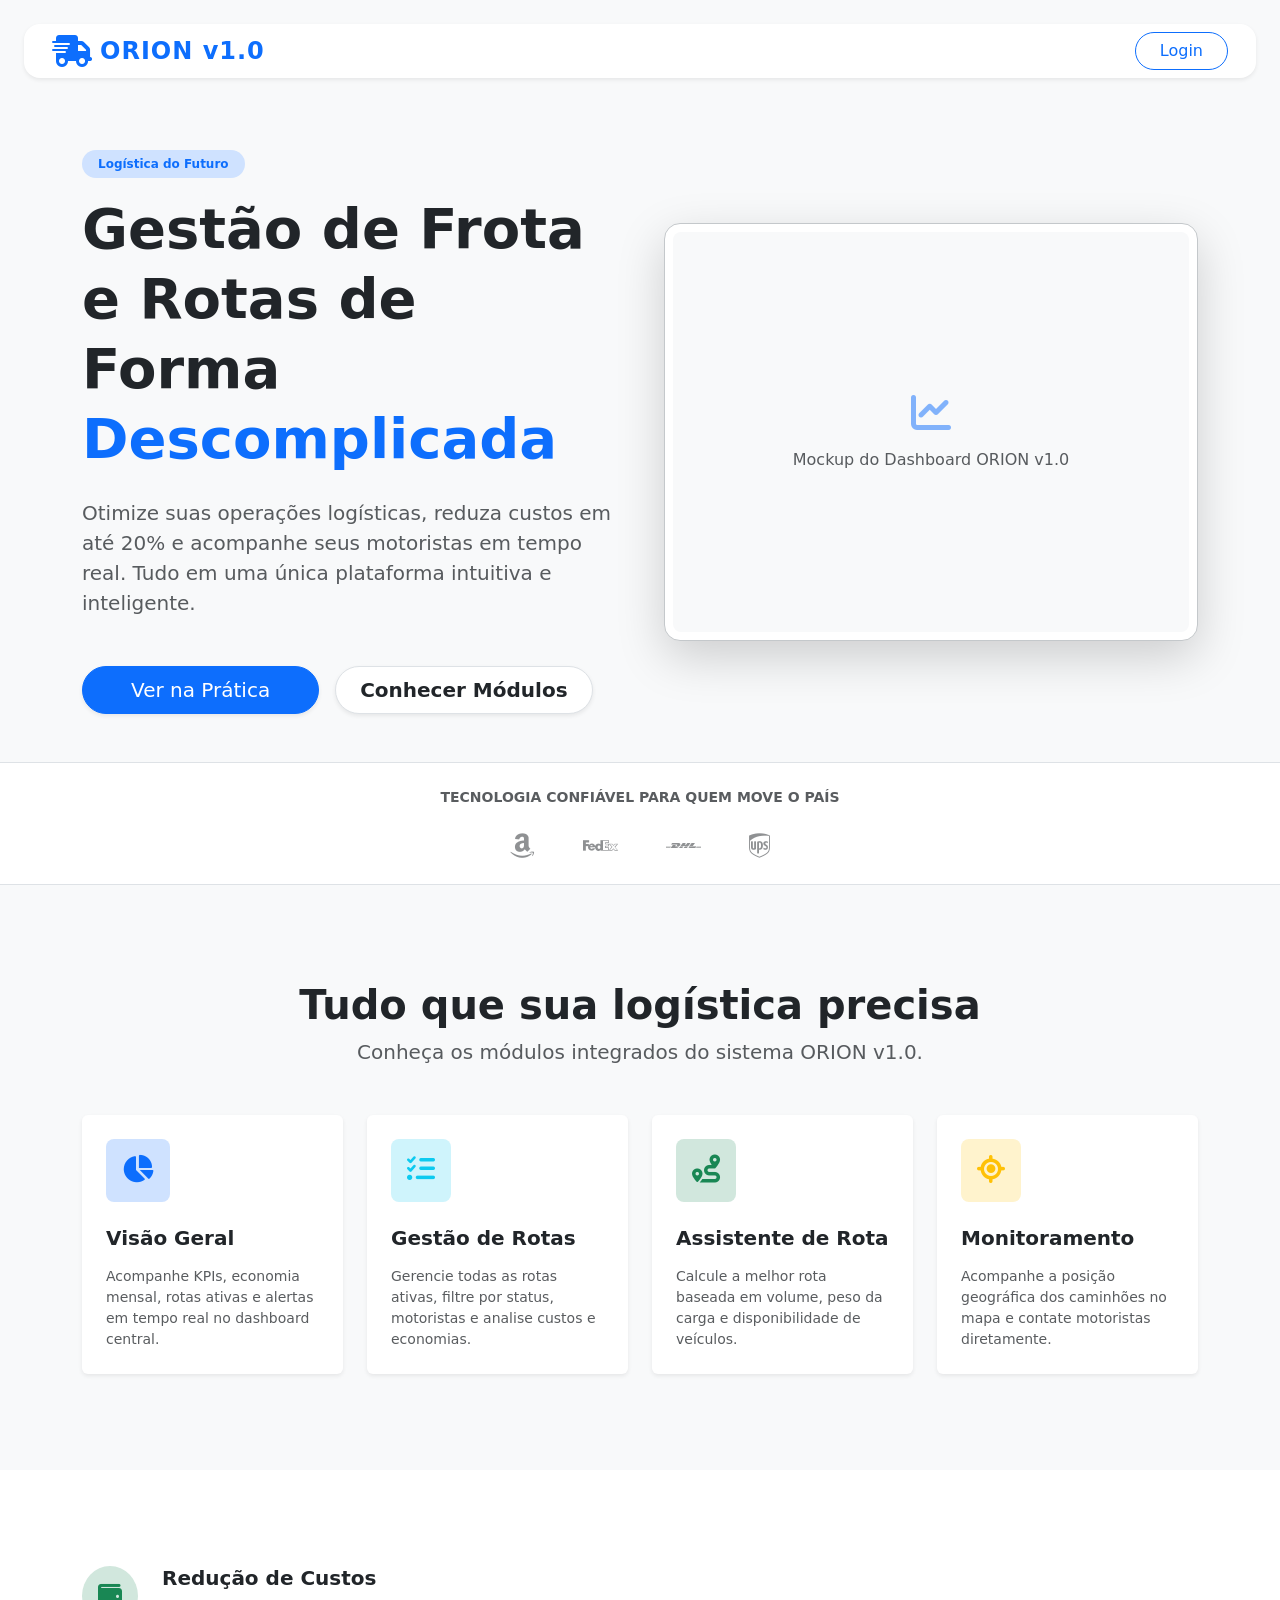
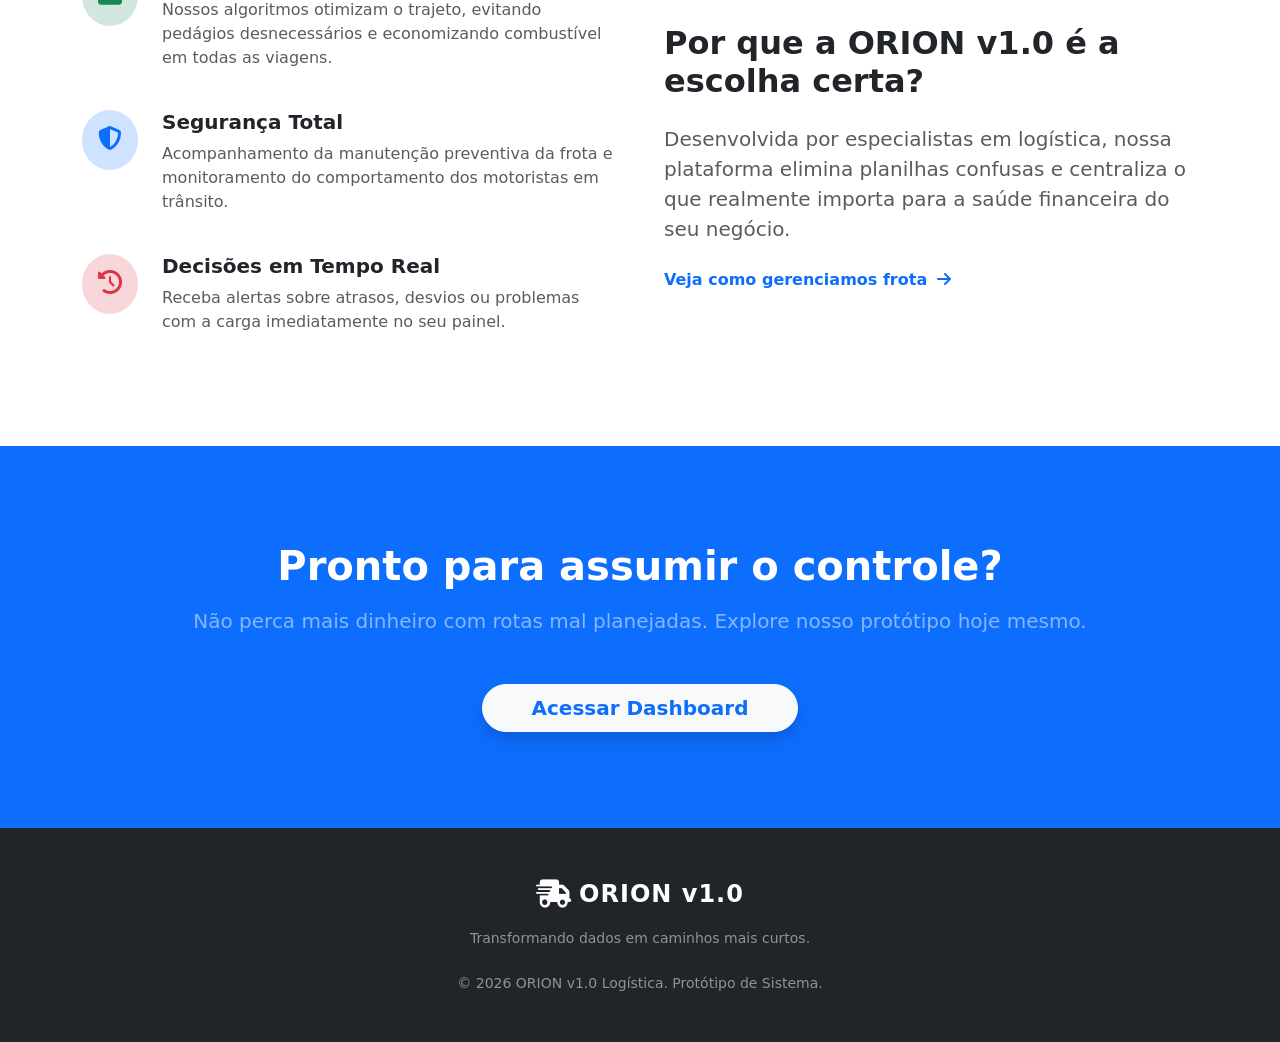
<file: index.html>
<!DOCTYPE html>
<html lang="pt-BR">
<head>
    <meta charset="UTF-8">
    <meta name="viewport" content="width=device-width, initial-scale=1.0">
    <title>ORION v1.0 | Logística Inteligente</title>
    <link href="https://cdn.jsdelivr.net/npm/bootstrap@5.3.2/dist/css/bootstrap.min.css" rel="stylesheet">    
    <link rel="stylesheet" href="https://cdnjs.cloudflare.com/ajax/libs/font-awesome/6.4.2/css/all.min.css">
    <link rel="stylesheet" href="css/style.css">
</head>
<body class="landing-page bg-light">
    
    <header class="cabecalho mb-4 sticky-top">
        <div class="container-fluid p-4 pb-0">
            <nav class="navbar navbar-expand-lg bg-white rounded-4 shadow-sm px-3">
                <div class="container-fluid">
                    <div class="d-flex align-items-center text-primary">
                        <i class="fa-solid fa-truck-fast fs-2 me-2"></i>
                        <a href="index.html" class="fs-4 fw-bold text-decoration-none" style="letter-spacing: 1px;">ORION v1.0</a>
                    </div>                               
                    <div class="d-flex gap-2">
                        <a href="login.html" class="btn btn-outline-primary rounded-pill px-4 d-none d-md-block">Login</a>
                    </div>
                </div>
            </nav>
        </div>
    </header>

    <main class="flex-grow-1">
        
        <section class="hero-section py-5 mt-4">
            <div class="container">
                <div class="row align-items-center g-5">
                    <div class="col-lg-6">
                        <span class="badge bg-primary-subtle text-primary px-3 py-2 rounded-pill mb-3 fw-semibold">Logística do Futuro</span>
                        <h1 class="display-4 fw-bold text-dark mb-4 lh-sm">
                            Gestão de Frota e Rotas de Forma <span class="text-primary">Descomplicada</span>
                        </h1>
                        <p class="lead text-muted mb-5">
                            Otimize suas operações logísticas, reduza custos em até 20% e acompanhe seus motoristas em tempo real. Tudo em uma única plataforma intuitiva e inteligente.
                        </p>
                        <div class="d-flex flex-column flex-sm-row gap-3">
                            <a href="dashboard.html" class="btn btn-primary btn-lg rounded-pill px-5 shadow-sm">Ver na Prática</a>
                            <a href="#recursos" class="btn btn-white btn-lg rounded-pill px-4 fw-semibold border shadow-sm text-dark bg-white">Conhecer Módulos</a>
                        </div>
                    </div>
                    <div class="col-lg-6 d-none d-lg-block text-center">
                        <div class="bg-white p-2 rounded-4 shadow-lg border border-secondary-subtle">
                            <div class="bg-light rounded-3 d-flex align-items-center justify-content-center" style="height: 400px;">
                                <div class="text-muted text-center">
                                    <i class="fa-solid fa-chart-line fs-1 mb-3 text-primary opacity-50"></i>
                                    <p class="mb-0 fw-medium">Mockup do Dashboard ORION v1.0</p>                                    
                                </div>
                            </div>
                        </div>
                    </div>
                </div>
            </div>
        </section>

        <section class="py-4 bg-white border-top border-bottom">
            <div class="container text-center">
                <p class="text-muted small fw-bold mb-4 text-uppercase tracking-wide">Tecnologia confiável para quem move o país</p>
                <div class="d-flex justify-content-center flex-wrap gap-5 opacity-50">
                    <i class="fa-brands fa-amazon fs-3"></i>
                    <i class="fa-brands fa-fedex fs-3"></i>
                    <i class="fa-brands fa-dhl fs-3"></i>
                    <i class="fa-brands fa-ups fs-3"></i>
                </div>
            </div>
        </section>

        <section id="recursos" class="py-5 my-5">
            <div class="container">
                <div class="text-center mb-5">
                    <h2 class="fw-bold text-dark display-6">Tudo que sua logística precisa</h2>
                    <p class="text-muted lead">Conheça os módulos integrados do sistema ORION v1.0.</p>
                </div>
                
                <div class="row g-4">
                    <div class="col-12 col-md-6 col-lg-3">
                        <a href="dashboard.html" class="text-decoration-none h-100 d-block">
                            <div class="card h-100 p-4 border-0 shadow-sm kpi-card hover-lift">
                                <div class="p-3 bg-primary-subtle d-inline-block rounded-3 mb-4" style="width: fit-content;">
                                    <i class="fa-solid fa-chart-pie text-primary fs-3"></i>
                                </div>
                                <h5 class="fw-bold text-dark mb-3">Visão Geral</h5>
                                <p class="text-muted small mb-0">Acompanhe KPIs, economia mensal, rotas ativas e alertas em tempo real no dashboard central.</p>
                            </div>
                        </a>
                    </div>
                    
                    <div class="col-12 col-md-6 col-lg-3">
                        <a href="rotas.html" class="text-decoration-none h-100 d-block">
                            <div class="card h-100 p-4 border-0 shadow-sm kpi-card hover-lift">
                                <div class="p-3 bg-info-subtle d-inline-block rounded-3 mb-4" style="width: fit-content;">
                                    <i class="fa-solid fa-list-check text-info fs-3"></i>
                                </div>
                                <h5 class="fw-bold text-dark mb-3">Gestão de Rotas</h5>
                                <p class="text-muted small mb-0">Gerencie todas as rotas ativas, filtre por status, motoristas e analise custos e economias.</p>
                            </div>
                        </a>
                    </div>

                    <div class="col-12 col-md-6 col-lg-3">
                        <a href="planeja.html" class="text-decoration-none h-100 d-block">
                            <div class="card h-100 p-4 border-0 shadow-sm kpi-card hover-lift">
                                <div class="p-3 bg-success-subtle d-inline-block rounded-3 mb-4" style="width: fit-content;">
                                    <i class="fa-solid fa-route text-success fs-3"></i>
                                </div>
                                <h5 class="fw-bold text-dark mb-3">Assistente de Rota</h5>
                                <p class="text-muted small mb-0">Calcule a melhor rota baseada em volume, peso da carga e disponibilidade de veículos.</p>
                            </div>
                        </a>
                    </div>

                    <div class="col-12 col-md-6 col-lg-3">
                        <a href="rotasctr.html" class="text-decoration-none h-100 d-block">
                            <div class="card h-100 p-4 border-0 shadow-sm kpi-card hover-lift">
                                <div class="p-3 bg-warning-subtle d-inline-block rounded-3 mb-4" style="width: fit-content;">
                                    <i class="fa-solid fa-location-crosshairs text-warning fs-3"></i>
                                </div>
                                <h5 class="fw-bold text-dark mb-3">Monitoramento</h5>
                                <p class="text-muted small mb-0">Acompanhe a posição geográfica dos caminhões no mapa e contate motoristas diretamente.</p>
                            </div>
                        </a>
                    </div>
                </div>
            </div>
        </section>

        <section class="py-5 bg-white">
            <div class="container py-5">
                <div class="row align-items-center g-5">
                    <div class="col-lg-6 order-2 order-lg-1">
                        <div class="d-flex mb-4">
                            <div class="flex-shrink-0">
                                <div class="p-3 bg-success-subtle rounded-circle">
                                    <i class="fa-solid fa-wallet text-success fs-4"></i>
                                </div>
                            </div>
                            <div class="flex-grow-1 ms-4">
                                <h5 class="fw-bold text-dark">Redução de Custos</h5>
                                <p class="text-muted">Nossos algoritmos otimizam o trajeto, evitando pedágios desnecessários e economizando combustível em todas as viagens.</p>
                            </div>
                        </div>
                        <div class="d-flex mb-4">
                            <div class="flex-shrink-0">
                                <div class="p-3 bg-primary-subtle rounded-circle">
                                    <i class="fa-solid fa-shield-halved text-primary fs-4"></i>
                                </div>
                            </div>
                            <div class="flex-grow-1 ms-4">
                                <h5 class="fw-bold text-dark">Segurança Total</h5>
                                <p class="text-muted">Acompanhamento da manutenção preventiva da frota e monitoramento do comportamento dos motoristas em trânsito.</p>
                            </div>
                        </div>
                        <div class="d-flex">
                            <div class="flex-shrink-0">
                                <div class="p-3 bg-danger-subtle rounded-circle">
                                    <i class="fa-solid fa-clock-rotate-left text-danger fs-4"></i>
                                </div>
                            </div>
                            <div class="flex-grow-1 ms-4">
                                <h5 class="fw-bold text-dark">Decisões em Tempo Real</h5>
                                <p class="text-muted">Receba alertas sobre atrasos, desvios ou problemas com a carga imediatamente no seu painel.</p>
                            </div>
                        </div>
                    </div>
                    <div class="col-lg-6 order-1 order-lg-2">
                        <h2 class="fw-bold text-dark mb-4">Por que a ORION v1.0 é a escolha certa?</h2>
                        <p class="lead text-muted mb-4">Desenvolvida por especialistas em logística, nossa plataforma elimina planilhas confusas e centraliza o que realmente importa para a saúde financeira do seu negócio.</p>
                        <a href="gerencia.html" class="text-primary fw-bold text-decoration-none">Veja como gerenciamos frota <i class="fa-solid fa-arrow-right ms-1"></i></a>
                    </div>
                </div>
            </div>
        </section>

        <section class="py-5 bg-primary text-white text-center">
            <div class="container py-5">
                <h2 class="display-6 fw-bold mb-3 text-white">Pronto para assumir o controle?</h2>
                <p class="lead mb-5 text-white-50">Não perca mais dinheiro com rotas mal planejadas. Explore nosso protótipo hoje mesmo.</p>
                <a href="dashboard.html" class="btn btn-light btn-lg rounded-pill px-5 text-primary fw-bold shadow">Acessar Dashboard</a>
            </div>
        </section>

    </main>

    <footer class="bg-dark text-white py-5 mt-auto">
        <div class="container text-center text-white-50">
            <div class="d-flex justify-content-center align-items-center mb-3 text-white">
                <i class="fa-solid fa-truck-fast fs-3 me-2"></i>
                <span class="fs-4 fw-bold brand-spacing" style="letter-spacing: 1px;">ORION v1.0</span>
            </div>
            <p class="mb-4 small">Transformando dados em caminhos mais curtos.</p>
            <p class="mb-0 small">&copy; 2026 ORION v1.0 Logística. Protótipo de Sistema.</p>
        </div>
    </footer>

    <script src="https://cdn.jsdelivr.net/npm/bootstrap@5.3.2/dist/js/bootstrap.bundle.min.js"></script>
    <script src="js/script.js"></script>
    <script src="js/index.js"></script>
</body>
</html>
</file>
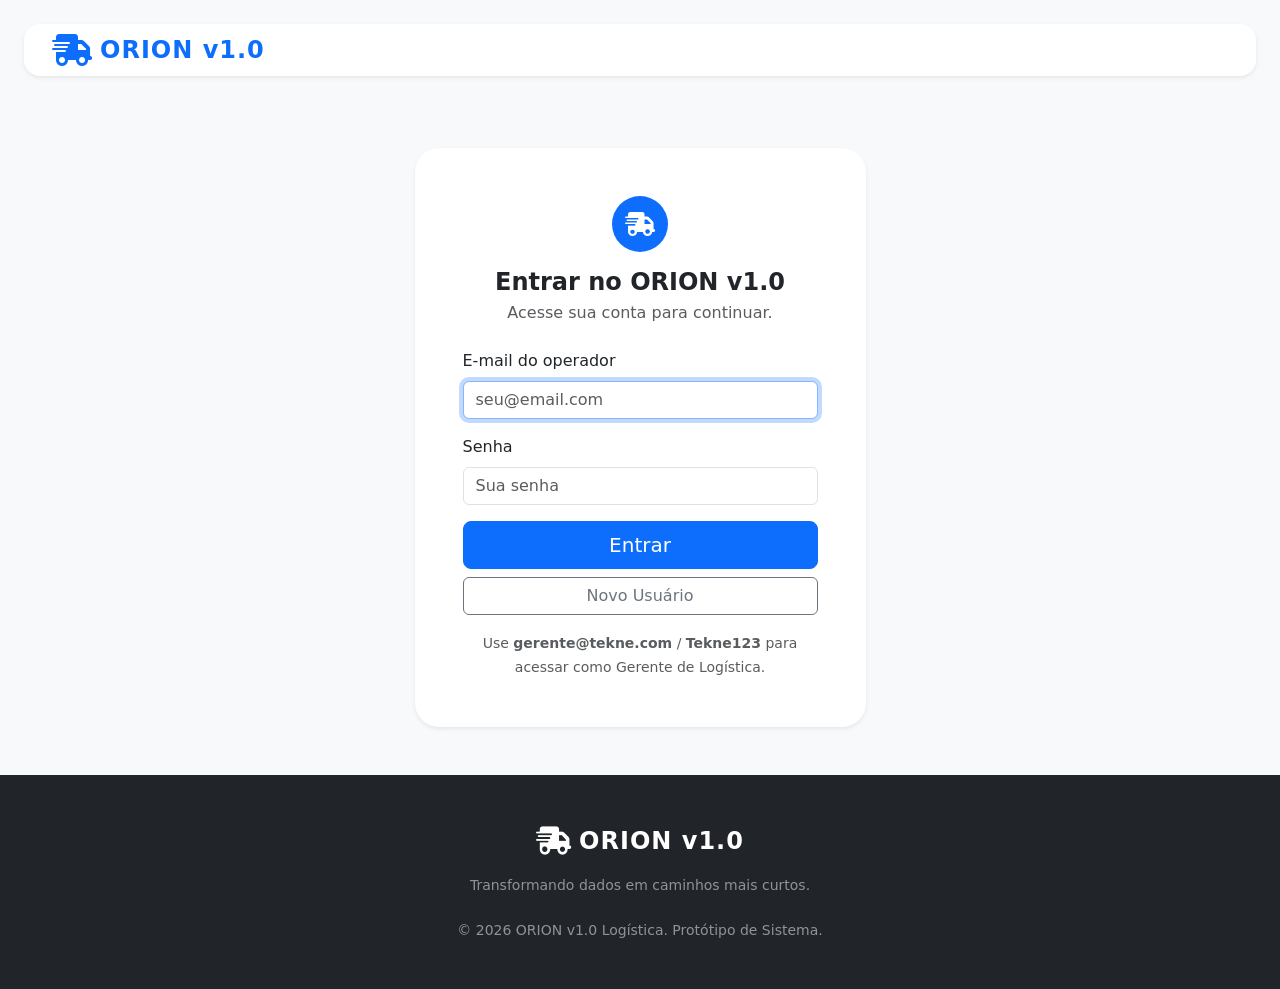
<file: entregas.html>
<!DOCTYPE html>
<html lang="pt-BR">
<head>
    <meta charset="UTF-8">
    <meta name="viewport" content="width=device-width, initial-scale=1.0">
    <title>ORION v1.0 | Entregas</title>
    <link href="https://cdn.jsdelivr.net/npm/bootstrap@5.3.2/dist/css/bootstrap.min.css" rel="stylesheet">
    <link rel="stylesheet" href="https://cdnjs.cloudflare.com/ajax/libs/font-awesome/6.4.2/css/all.min.css">
    <link rel="stylesheet" href="css/style.css">
</head>
<body class="d-flex flex-column min-vh-100 bg-light">
    <header class="cabecalho mb-4 sticky-top">
        <div class="container-fluid p-4 pb-0">
            <nav class="navbar navbar-expand-lg bg-white rounded-4 shadow-sm px-3">
                <div class="container-fluid">
                    <div class="d-flex align-items-center text-primary">
                        <i class="fa-solid fa-truck-fast fs-2 me-2"></i>
                        <a href="index.html" class="fs-4 fw-bold text-decoration-none" style="letter-spacing: 1px;">ORION v1.0</a>
                    </div>
                    <button class="navbar-toggler border-0" type="button" data-bs-toggle="collapse" data-bs-target="#navbarNav">
                        <span class="navbar-toggler-icon"></span>
                    </button>
                    <div class="collapse navbar-collapse" id="navbarNav">
                        <ul class="navbar-nav me-auto mb-2 mb-lg-0 ms-4">
                            <li class="nav-item"><a class="nav-link" href="dashboard.html">Dashboard</a></li>
                            <li class="nav-item"><a class="nav-link active fw-semibold" href="entregas.html">Entregas</a></li>
                            <li class="nav-item"><a class="nav-link" href="rotas.html">Controle de rotas</a></li>
                            <li class="nav-item"><a class="nav-link" href="relatorios.html">Relatórios</a></li>
                            <li class="nav-item"><a class="nav-link" href="gerencia.html">Funcionários e frota</a></li>
                        </ul>
                        <div class="d-flex align-items-center gap-2">
                            <form class="d-flex" role="Buscar">
                                <input class="form-control me-2" type="Buscar" placeholder="Buscar" aria-label="Buscar">
                                <button class="btn btn-outline-success" type="submit">Buscar</button>
                            </form>
                            <div class="dropdown">
                                <button class="btn btn-outline-primary btn-sm" id="usuarioDropdown" data-bs-toggle="dropdown" aria-expanded="false">
                                    <i class="fa-solid fa-user me-1"></i><span id="usuarioAtual">Usuário</span>
                                </button>
                                <ul class="dropdown-menu dropdown-menu-end" aria-labelledby="usuarioDropdown">
                                    <li><button class="dropdown-item" type="button" onclick="fazerLogout()"><i class="fa-solid fa-sign-out-alt me-2"></i>Sair</button></li>
                                </ul>
                            </div>
                        </div>
                    </div>
                </div>
            </nav>
        </div>
    </header>

    <main class="container mb-5 flex-grow-1">
        <div class="card bg-white border-0 shadow-sm">
            <div class="card-header bg-white border-bottom px-4 pt-4 pb-3">
                <div class="d-flex flex-column flex-md-row justify-content-between gap-3">
                    <div>
                        <h4 class="fw-bold text-dark mb-1">Entregas</h4>
                        <span class="text-muted" style="font-size: 0.95rem;">Cadastro e acompanhamento das entregas do protótipo</span>
                    </div>
                    <button type="button" class="btn btn-primary align-self-md-center" onclick="openEntregaModal()">
                        <i class="fa-solid fa-plus me-2"></i>Nova entrega
                    </button>
                </div>
            </div>

            <div class="card-body p-4">
                <div class="mb-4">
                    <h6 class="text-muted-custom fw-bold mb-3">FILTROS</h6>
                    <div class="row g-3">
                        <div class="col-12 col-md-3">
                            <select class="form-select custom-select shadow-sm border-secondary-subtle" id="filtroStatus">
                                <option selected>Status</option>
                                <option>Criada</option>
                                <option>Planejada</option>
                                <option>Em rota</option>
                                <option>Concluida</option>
                                <option>Cancelada</option>
                            </select>
                        </div>
                        <div class="col-12 col-md-5">
                            <div class="input-group shadow-sm">
                                <span class="input-group-text bg-white border-end-0">
                                    <i class="fa-solid fa-magnifying-glass text-muted"></i>
                                </span>
                                <input type="text" id="myInput" class="form-control border-start-0 ps-0" placeholder="Pesquisar por origem, destino, prioridade...">
                            </div>
                        </div>
                    </div>
                </div>

                <div class="border border-secondary-subtle rounded-3 shadow-sm overflow-hidden">
                    <div class="table-responsive">
                        <table class="table table-hover align-middle mb-0" id="myTable">
                            <thead class="bg-light">
                                <tr>
                                    <th class="ps-4">ID</th>
                                    <th>Status</th>
                                    <th>Origem</th>
                                    <th>Destino</th>
                                    <th>Peso</th>
                                    <th>Volume</th>
                                    <th>Prazo</th>
                                    <th>Prioridade</th>
                                    <th class="text-end">Ações</th>
                                </tr>
                            </thead>
                            <tbody data-table-body="entregas"></tbody>
                        </table>
                    </div>
                </div>
            </div>
        </div>
    </main>

    <div class="modal fade" id="modalEntrega" tabindex="-1" aria-labelledby="modalEntregaLabel" aria-hidden="true">
        <div class="modal-dialog modal-dialog-centered modal-lg">
            <div class="modal-content border-0 shadow-lg">
                <div class="modal-header border-bottom-0 pb-0 pt-4 px-4">
                    <h5 class="modal-title fw-bold" id="modalEntregaLabel">Nova entrega</h5>
                    <button type="button" class="btn-close" data-bs-dismiss="modal" aria-label="Fechar"></button>
                </div>
                <div class="modal-body p-4">
                    <form id="formEntrega" class="needs-validation" novalidate>
                        <div class="row g-3">
                            <div class="col-md-6">
                                <label for="entregaOrigem" class="form-label fw-semibold kpi-title">Origem</label>
                                <input type="text" class="form-control bg-light border-0 py-2" id="entregaOrigem" required>
                                <div class="invalid-feedback">Informe a origem.</div>
                            </div>
                            <div class="col-md-6">
                                <label for="entregaDestino" class="form-label fw-semibold kpi-title">Destino</label>
                                <input type="text" class="form-control bg-light border-0 py-2" id="entregaDestino" required>
                                <div class="invalid-feedback">Informe o destino.</div>
                            </div>
                            <div class="col-md-6">
                                <label for="entregaPeso" class="form-label fw-semibold kpi-title">Peso total (kg)</label>
                                <input type="number" min="1" class="form-control bg-light border-0 py-2" id="entregaPeso" required>
                                <div class="invalid-feedback">Informe o peso.</div>
                            </div>
                            <div class="col-md-6">
                                <label for="entregaVolume" class="form-label fw-semibold kpi-title">Volume (m³)</label>
                                <input type="number" min="1" class="form-control bg-light border-0 py-2" id="entregaVolume" required>
                                <div class="invalid-feedback">Informe o volume.</div>
                            </div>
                            <div class="col-md-6">
                                <label for="entregaPrazo" class="form-label fw-semibold kpi-title">Prazo</label>
                                <input type="datetime-local" class="form-control bg-light border-0 py-2" id="entregaPrazo" required>
                                <div class="invalid-feedback">Informe o prazo.</div>
                            </div>
                            <div class="col-md-3">
                                <label for="entregaPrioridade" class="form-label fw-semibold kpi-title">Prioridade</label>
                                <select class="form-select bg-light border-0 py-2" id="entregaPrioridade" required>
                                    <option value="Baixa">Baixa</option>
                                    <option value="Media" selected>Media</option>
                                    <option value="Alta">Alta</option>
                                </select>
                            </div>
                            <div class="col-md-3">
                                <label for="entregaStatus" class="form-label fw-semibold kpi-title">Status</label>
                                <select class="form-select bg-light border-0 py-2" id="entregaStatus" required>
                                    <option value="Criada" selected>Criada</option>
                                    <option value="Planejada">Planejada</option>
                                    <option value="Em rota">Em rota</option>
                                    <option value="Concluida">Concluida</option>
                                    <option value="Cancelada">Cancelada</option>
                                </select>
                            </div>
                            <div class="col-12">
                                <label for="entregaObservacoes" class="form-label fw-semibold kpi-title">Observações</label>
                                <textarea class="form-control bg-light border-0 py-2" id="entregaObservacoes" rows="3"></textarea>
                            </div>
                        </div>
                        <div class="d-flex justify-content-end gap-2 mt-4">
                            <button type="button" class="btn btn-light" data-bs-dismiss="modal">Cancelar</button>
                            <button type="submit" class="btn btn-primary px-4">Salvar</button>
                        </div>
                    </form>
                </div>
            </div>
        </div>
    </div>

    <footer class="bg-dark text-white py-4 mt-auto">
        <div class="container text-center text-white-50">
            <div class="d-flex justify-content-center align-items-center mb-3 text-white">
                <i class="fa-solid fa-truck-fast fs-3 me-2"></i>
                <span class="fs-5 fw-bold brand-spacing" style="letter-spacing: 1px;">ORION v1.0</span>
            </div>
            <p class="mb-2 small">&copy; 2026 ORION v1.0 Logística. Protótipo de Sistema.</p>
            <button type="button" class="btn btn-link text-white-50 p-0 small text-decoration-none" onclick="if(typeof resetDefaultData === 'function') resetDefaultData()">
                <i class="fa-solid fa-rotate-left me-1"></i>Restaurar dados iniciais
            </button>
        </div>
    </footer>

    <script src="https://cdn.jsdelivr.net/npm/bootstrap@5.3.2/dist/js/bootstrap.bundle.min.js"></script>
    <script src="js/auth.js"></script>
    <script src="js/table.js"></script>
    <script src="js/entregas.js"></script>
</body>
</html>
</file>
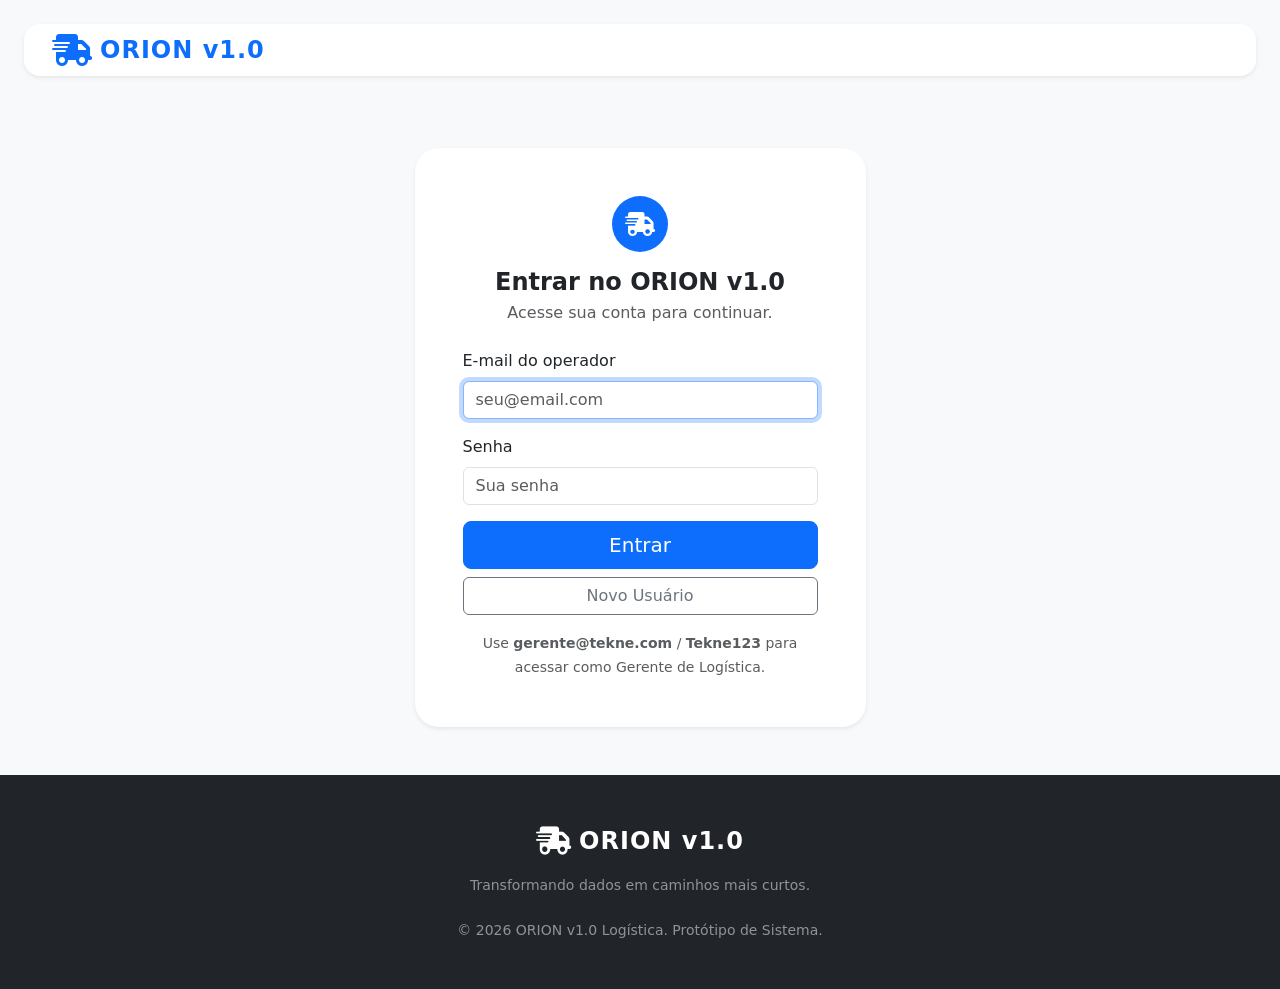
<file: gerencia.html>
<!DOCTYPE html >
<html lang="pt-BR">
<head>
    <meta charset="UTF-8">
    <meta name="viewport" content="width=device-width, initial-scale=1.0">
    <title>ORION v1.0 | Gerenciamento </title>
    <link href="https://cdn.jsdelivr.net/npm/bootstrap@5.3.2/dist/css/bootstrap.min.css" rel="stylesheet">    
    <link rel="stylesheet" href="https://cdnjs.cloudflare.com/ajax/libs/font-awesome/6.4.2/css/all.min.css">
    <link rel="stylesheet" href="css/style.css">
</head>
<body class="d-flex flex-column min-vh-100 bg-light" >
    
    <header class="cabecalho mb-4 sticky-top">
        <div class="container-fluid p-4 pb-0">
            <nav class="navbar navbar-expand-lg bg-white rounded-4 shadow-sm px-3">
                <div class="container-fluid">
                    
                    <div class="d-flex align-items-center text-primary">
                        <i class="fa-solid fa-truck-fast fs-2 me-2"></i>
                        <a href="index.html" class="fs-4 fw-bold text-decoration-none" style="letter-spacing: 1px;">ORION v1.0</a>
                    </div>                
                    
                    <button class="navbar-toggler border-0" type="button" data-bs-toggle="collapse" data-bs-target="#navbarNav">
                        <span class="navbar-toggler-icon"></span>
                    </button>
                    
                    <div class="collapse navbar-collapse" id="navbarNav">
                        <ul class="navbar-nav me-auto mb-2 mb-lg-0 ms-4">
                            <li class="nav-item">
                                <a class="nav-link" href="dashboard.html">Dashboard</a>
                            </li>
                            <li class="nav-item">
                                <a class="nav-link" href="entregas.html">Entregas</a>
                            </li>
                            <li class="nav-item">
                                <a class="nav-link" href="rotas.html">Controle de rotas</a>
                            </li>
                            <li class="nav-item">
                                <a class="nav-link" href="relatorios.html">Relatórios</a>
                            </li>
                            <li class="nav-item">
                                <a class="nav-link active fw-semibold" href="gerencia.html">Funcioários e frota</a>
                            </li>
                        </ul>
                        <div class="d-flex align-items-center gap-2">
                            <form class="d-flex" role="Buscar">
                                <input class="form-control me-2" type="Buscar" placeholder="Buscar" aria-label="Buscar"/>
                                <button class="btn btn-outline-success" type="submit">Buscar</button>
                            </form>
                            <div class="dropdown">
                                <button class="btn btn-outline-primary btn-sm" id="usuarioDropdown" data-bs-toggle="dropdown" aria-expanded="false">
                                    <i class="fa-solid fa-user me-1"></i><span id="usuarioAtual">Usuário</span>
                                </button>
                                <ul class="dropdown-menu dropdown-menu-end" aria-labelledby="usuarioDropdown">
                                    <li><button class="dropdown-item" type="button" onclick="fazerLogout()"><i class="fa-solid fa-sign-out-alt me-2"></i>Sair</button></li>
                                </ul>
                            </div>
                        </div>                                    
                    </div>
                </div>
            </nav>
        </div>
    </header>

    <main class="container mb-5">
    
        <div class="d-flex flex-column flex-md-row justify-content-between align-items-md-center mb-4 gap-3">
            <div>
                <h2 class="h4 mb-1 text-dark fw-bold">Gestão de Acessos</h2>
                <p class="text-muted-custom mb-0">Gerencie os cadastros de motoristas e operadores. O status dos funcionários é parcial, pois eles também utilizam seu próprio app para reportar a disponibilidade e as atividades.</p>
            </div>
            <div class="d-flex gap-2">
                <button type="button" class="btn btn-primary d-flex align-items-center gap-2" data-bs-toggle="modal" data-bs-target="#modalMoto">
                    <i class="fa-solid fa-user-plus"></i> Novo Motorista
                </button>
            </div>
        </div>        
        <div class="card p-4 border-0 shadow-sm mb-5">
            <div class="table-responsive">
                <div class="row mb-3">
                    <div class="col-md-6 col-lg-4">
                        <div class="input-group shadow-sm">                            
                            <input type="text" id="myInput" class="form-control border-start-0 ps-0" 
                                placeholder="Busque por nome, CPF ou status...">
                        </div>
                    </div>
                </div>
                <table class="table table-hover align-middle mb-0" id="myTable">
                    <thead class="table-light">
                        <tr>
                            <th class="text-start">ID</th>
                            <th class="text-start">Nome de Usuário</th>
                            <th class="text-start">Contato</th>         
                            <th class="text-start">Status</th>
                            <th class="text-end">Ações</th>
                        </tr>
                    </thead>
                    <tbody data-table-body="motoristas"></tbody>
                </table>
            </div>
        </div>

        <div class="d-flex flex-column flex-md-row justify-content-between align-items-md-center mb-4 gap-3">
            <div>
                <h2 class="h4 mb-1 text-dark fw-bold">Gestão de Veículos</h2>
                <p class="text-muted-custom mb-0">Gerencie a frota de veículos disponíveis.</p>
            </div>
            <button type="button" class="btn btn-primary d-flex align-items-center gap-2" data-bs-toggle="modal" data-bs-target="#modalVeiculo">
                <i class="fa-solid fa-truck"></i> Novo Veículo
            </button>
        </div>

        <div class="card p-4 border-0 shadow-sm">
            <div class="table-responsive">
                <div class="row mb-3">
                    <div class="col-md-6 col-lg-4">
                        <div class="input-group shadow-sm">                            
                            <input type="text" id="myInputVeiculos" class="form-control border-start-0 ps-0" 
                                placeholder="Busque por placa, modelo, ID ou status...">
                        </div>
                    </div>
                </div>
                <table class="table table-hover align-middle mb-0" id="tableVeiculos">
                    <thead class="table-light">
                        <tr>
                            <th class="text-start">ID Frota</th>
                            <th class="text-start">Modelo</th>                            
                            <th class="text-start">Status</th>
                            <th class="text-start">Ultima manutenção</th>
                            <th class="text-end">Ações</th>
                        </tr>
                    </thead>
                    <tbody data-table-body="veiculos"></tbody>
                </table>
            </div>        
        </div>

        <div class="modal fade" id="modalMoto" tabindex="-1" aria-labelledby="modalLabel" aria-hidden="true">
            <div class="modal-dialog modal-dialog-centered modal-lg"> 
                <div class="modal-content border-0 shadow-lg" style="border-radius: 16px;">
                    
                    <div class="modal-header border-bottom-0 pb-0 pt-4 px-4">
                        <h5 class="modal-title fw-bold" id="modalLabel">
                            <i class="fa-solid fa-id-card text-primary me-2"></i> Cadastro de Motorista
                        </h5>
                        <button type="button" class="btn-close shadow-none" data-bs-dismiss="modal" aria-label="Close"></button>
                    </div>

                    <div class="modal-body p-4">
                        <form action="#" class="needs-validation" novalidate>
                            
                            <div class="row g-3"> 
                                <div class="col-md-12">
                                    <label for="name" class="form-label fw-semibold kpi-title">NOME COMPLETO</label>
                                    <div class="input-group shadow-sm">
                                        <input type="text" class="form-control bg-light border-0 py-2" id="name" placeholder="Ex: João da Silva" name="name" required>
                                        <button class="btn btn-light text-primary border-0 btn-edit-inline d-none" type="button" onclick="toggleFieldEdit(this)"><i class="fa-solid fa-pen"></i></button>
                                        <div class="invalid-feedback">Por favor, preencha o nome completo.</div>
                                    </div>
                                </div>

                                <div class="col-md-6">
                                    <label for="cpf" class="form-label fw-semibold kpi-title">CPF</label>
                                    <div class="input-group shadow-sm">
                                        <input type="text" class="form-control bg-light border-0 py-2" id="cpf" placeholder="Ex: 000.000.000-00" name="cpf" required>
                                        <button class="btn btn-light text-primary border-0 btn-edit-inline d-none" type="button" onclick="toggleFieldEdit(this)"><i class="fa-solid fa-pen"></i></button>
                                        <div class="invalid-feedback">Por favor, preencha o CPF.</div>
                                    </div>
                                </div>
                                
                                <div class="col-md-6">
                                    <label for="CNH" class="form-label fw-semibold kpi-title">CNH</label>
                                    <div class="input-group shadow-sm">
                                        <input type="text" class="form-control bg-light border-0 py-2" id="CNH" placeholder="Ex: 12345678900" name="CNH">
                                        <button class="btn btn-light text-primary border-0 btn-edit-inline d-none" type="button" onclick="toggleFieldEdit(this)"><i class="fa-solid fa-pen"></i></button>
                                        <div class="invalid-feedback">Por favor, preencha a CNH.</div> 
                                    </div>
                                </div>

                                <div class="col-md-6">
                                    <label for="EstadoCivil" class="form-label fw-semibold kpi-title">ESTADO CIVIL</label>
                                    <div class="input-group shadow-sm">
                                        <select class="form-select custom-select bg-light border-0 py-2" id="EstadoCivil" aria-label="EstadoCivil" required>
                                            <option value="" selected>Selecione uma opção</option>
                                            <option value="1">Solteiro(a)</option>
                                            <option value="2">Casado(a)</option>
                                            <option value="3">Divorciado(a)</option>
                                            <option value="4">Viúvo(a)</option>
                                        </select>
                                        <button class="btn btn-light text-primary border-0 btn-edit-inline d-none" type="button" onclick="toggleFieldEdit(this)"><i class="fa-solid fa-pen"></i></button>
                                    </div>
                                </div>

                                <div class="col-md-6">
                                    <label for="DataNascimento" class="form-label fw-semibold kpi-title">Data de nascimento</label>
                                    <div class="input-group shadow-sm">
                                        <input type="text" class="form-control bg-light border-0 py-2" id="DataNascimento" placeholder="Ex: 01/01/1990" name="DataNascimento">
                                        <button class="btn btn-light text-primary border-0 btn-edit-inline d-none" type="button" onclick="toggleFieldEdit(this)"><i class="fa-solid fa-pen"></i></button>
                                        <div class="invalid-feedback">Por favor, preencha a data de nascimento.</div> 
                                    </div>
                                </div>

                                <div class="col-md-6">
                                    <label for="telefone" class="form-label fw-semibold kpi-title">TELEFONE</label>
                                    <div class="input-group shadow-sm">
                                        <input type="tel" class="form-control bg-light border-0 py-2" id="telefone" placeholder="Ex: (11) 99999-8888" name="telefone" pattern="\(\d{2}\)\s\d{4,5}-\d{4}" required>
                                        <button class="btn btn-light text-primary border-0 btn-edit-inline d-none" type="button" onclick="toggleFieldEdit(this)"><i class="fa-solid fa-pen"></i></button>
                                        <div class="invalid-feedback">Por favor, preencha um telefone válido.</div>
                                    </div>
                                    <small class="text-muted">Formato: (XX) XXXXX-XXXX</small>
                                </div>

                                <div class="col-md-6">
                                    <label for="email" class="form-label fw-semibold kpi-title">E-MAIL <span class="text-muted">(Opcional)</span></label>
                                    <div class="input-group shadow-sm">
                                        <input type="email" class="form-control bg-light border-0 py-2" id="email" placeholder="Ex: joao.silva@email.com" name="email">
                                        <button class="btn btn-light text-primary border-0 btn-edit-inline d-none" type="button" onclick="toggleFieldEdit(this)"><i class="fa-solid fa-pen"></i></button>
                                        <div class="invalid-feedback">Por favor, preencha um e-mail válido.</div>
                                    </div>
                                </div>
                                
                                <div class="col-md-6">
                                    <label for="status" class="form-label fw-semibold kpi-title">STATUS</label>
                                    <div class="input-group shadow-sm">
                                        <select class="form-select custom-select bg-light border-0 py-2" id="status" aria-label="Status" required>
                                            <option value="Ativo" selected>Ativo</option>
                                            <option value="Folga">Folga</option>
                                            <option value="Inativo">Inativo</option>
                                        </select>
                                        <button class="btn btn-light text-primary border-0 btn-edit-inline d-none" type="button" onclick="toggleFieldEdit(this)"><i class="fa-solid fa-pen"></i></button>
                                    </div>
                                </div>
                                
                                <div class="col-md-12">
                                    <label for="pwd" class="form-label fw-semibold kpi-title">SENHA DE ACESSO</label>
                                    <div class="input-group shadow-sm">
                                        <input type="password" class="form-control bg-light border-0 py-2" id="pwd" placeholder="Digite uma senha forte" name="pswd" required>
                                        <button class="btn btn-light text-primary border-0 btn-edit-inline d-none" type="button" onclick="toggleFieldEdit(this)"><i class="fa-solid fa-pen"></i></button>
                                        <div class="invalid-feedback">A senha é obrigatória.</div>
                                    </div>
                                </div>
                            </div>
                            
                            <div class="form-check mt-4 mb-2">
                                <input class="form-check-input" type="checkbox" id="myCheck" name="remember" required>
                                <label class="form-check-label text-muted-custom" for="myCheck">
                                    Confirmo que os dados estão corretos e concordo com as políticas do sistema.
                                </label>
                                <div class="invalid-feedback">É necessário confirmar para prosseguir.</div>
                            </div>
                            
                            <div class="d-flex justify-content-end gap-2 mt-4 pt-3 border-top">
                                <button type="button" class="btn btn-outline-secondary" data-bs-dismiss="modal" style="border-radius: 8px;">Cancelar</button>
                                <button type="submit" class="btn btn-primary px-4">Salvar Cadastro</button>
                            </div>
                        </form>
                    </div>
                </div>
            </div>
        </div>

        <div class="modal fade" id="modalVeiculo" tabindex="-1" aria-labelledby="modalLabel" aria-hidden="true">
            <div class="modal-dialog modal-dialog-centered modal-lg"> 
                <div class="modal-content border-0 shadow-lg" style="border-radius: 16px;">
                    
                    <div class="modal-header border-bottom-0 pb-0 pt-4 px-4">
                        <h5 class="modal-title fw-bold" id="modalLabel">
                            <i class="fa-solid fa-id-card text-primary me-2"></i> Cadastro de Veículo
                        </h5>
                        <button type="button" class="btn-close shadow-none" data-bs-dismiss="modal" aria-label="Close"></button>
                    </div>

                    <div class="modal-body p-4">
                        <form action="#" class="needs-validation" novalidate>
                            
                            <div class="row g-3"> 
                                 <div class="col-md-12 align-self-start">
                                    <label for="modelo" class="form-label fw-semibold kpi-title">MODELO</label>
                                    <div class="input-group shadow-sm">
                                        <input type="text" class="form-control bg-light border-0 py-2" id="modelo" placeholder="Ex: Mercedes-Benz Sprinter" name="modelo" required>
                                        <button class="btn btn-light text-primary border-0 btn-edit-inline d-none" type="button" onclick="toggleFieldEdit(this)"><i class="fa-solid fa-pen"></i></button>
                                        <div class="invalid-feedback">Por favor, preencha o modelo do veículo.</div>
                                    </div>
                                </div>

                                <div class="col-md-6">
                                    <label for="placa" class="form-label fw-semibold kpi-title">PLACA</label>
                                    <div class="input-group shadow-sm">
                                        <input type="text" class="form-control bg-light border-0 py-2" id="placa" placeholder="Ex: ABC-1234" name="placa" required>
                                        <button class="btn btn-light text-primary border-0 btn-edit-inline d-none" type="button" onclick="toggleFieldEdit(this)"><i class="fa-solid fa-pen"></i></button>
                                        <div class="invalid-feedback">Por favor, preencha a placa do veículo.</div>
                                    </div>
                                </div>
                            
                                <div class="col-md-6 align-self-end">
                                    <label for="ano" class="form-label fw-semibold kpi-title">ANO</label>
                                    <div class="input-group shadow-sm">
                                        <input type="text" class="form-control bg-light border-0 py-2" id="ano" placeholder="Ex: 2020" name="ano" required>
                                        <button class="btn btn-light text-primary border-0 btn-edit-inline d-none" type="button" onclick="toggleFieldEdit(this)"><i class="fa-solid fa-pen"></i></button>
                                        <div class="invalid-feedback">Por favor, preencha o ano do veículo.</div>
                                    </div>
                                </div>

                                <div class="col-md-6">
                                    <label for="km" class="form-label fw-semibold kpi-title">QUILOMETROS RODADOS</label>
                                    <div class="input-group shadow-sm">
                                        <input type="text" class="form-control bg-light border-0 py-2" id="km" placeholder="Ex: 0 km" name="km" required>
                                        <button class="btn btn-light text-primary border-0 btn-edit-inline d-none" type="button" onclick="toggleFieldEdit(this)"><i class="fa-solid fa-pen"></i></button>
                                        <div class="invalid-feedback">Por favor, preencha a quantidade de quilômetros rodados pelo veículo.</div>
                                    </div>
                                </div>
                            
                                <div class="col-md-6">
                                    <label for="Capacidade" class="form-label fw-semibold kpi-title">CAPACIDADE</label>
                                    <div class="input-group shadow-sm">
                                        <select class="form-select custom-select bg-light border-0 py-2" id="Capacidade" aria-label="Capacidade" required>
                                            <option value="" selected>Selecione uma opção</option>
                                            <option value="1">3/4</option>
                                            <option value="2">Toco</option>
                                            <option value="3">Truck</option>
                                            <option value="4">5 eixos</option>
                                            <option value="5">Eixo extendido</option>
                                        </select>
                                        <button class="btn btn-light text-primary border-0 btn-edit-inline d-none" type="button" onclick="toggleFieldEdit(this)"><i class="fa-solid fa-pen"></i></button>
                                    </div>
                                </div>
                                <div class="col-md-6">
                                    <label for="statusVeiculo" class="form-label fw-semibold kpi-title">STATUS DO VEÍCULO</label>
                                    <div class="input-group shadow-sm">
                                        <select class="form-select custom-select bg-light border-0 py-2" id="statusVeiculo" aria-label="Status do veiculo" required>
                                            <option value="Disponivel" selected>Disponivel</option>
                                            <option value="Em manutencao">Em manutencao</option>
                                            <option value="Indisponivel">Indisponivel</option>
                                        </select>
                                        <button class="btn btn-light text-primary border-0 btn-edit-inline d-none" type="button" onclick="toggleFieldEdit(this)"><i class="fa-solid fa-pen"></i></button>
                                    </div>
                                </div>
                            </div>
                            
                            <div class="form-check mt-4 mb-2">
                                <input class="form-check-input" type="checkbox" id="myCheck" name="remember" required>
                                <label class="form-check-label text-muted-custom" for="myCheck">
                                    Confirmo que os dados estão corretos e concordo com as políticas do sistema.
                                </label>
                                <div class="invalid-feedback">É necessário confirmar para prosseguir.</div>
                            </div>
                            
                            <div class="d-flex justify-content-end gap-2 mt-4 pt-3 border-top">
                                <button type="button" class="btn btn-outline-secondary" data-bs-dismiss="modal" style="border-radius: 8px;">Cancelar</button>
                                <button type="submit" class="btn btn-primary px-4">Salvar Cadastro</button>
                            </div>
                        </form>
                    </div>
                </div>
            </div>
        </div>

        <div class="modal fade" id="modalEditMotorista" tabindex="-1" aria-labelledby="modalEditMotoristaLabel" aria-hidden="true">
            <div class="modal-dialog modal-dialog-centered modal-lg"> 
                <div class="modal-content border-0 shadow-lg" style="border-radius: 16px;">
                    
                    <div class="modal-header border-bottom-0 pb-0 pt-4 px-4">
                        <h5 class="modal-title fw-bold" id="modalEditMotoristaLabel">
                            <i class="fa-solid fa-user-pen text-primary me-2"></i> Editar Motorista
                        </h5>
                        <button type="button" class="btn-close shadow-none" data-bs-dismiss="modal" aria-label="Close"></button>
                    </div>

                    <div class="modal-body p-4">
                        <form id="formEditMotorista" class="needs-validation" novalidate>
                            
                            <div class="row g-3"> 
                                <div class="col-md-12">
                                    <label for="edit_name" class="form-label fw-semibold kpi-title">NOME COMPLETO</label>
                                    <div class="input-group shadow-sm">
                                        <input type="text" class="form-control bg-light border-0 py-2" id="edit_name" name="edit_name" required>
                                        <button class="btn btn-light text-primary border-0 btn-edit-inline d-none" type="button" onclick="toggleFieldEdit(this)"><i class="fa-solid fa-pen"></i></button>
                                        <div class="invalid-feedback">Por favor, preencha o nome completo.</div>
                                    </div>
                                </div>

                                <div class="col-md-6">
                                    <label for="edit_cpf" class="form-label fw-semibold kpi-title">CPF</label>
                                    <div class="input-group shadow-sm">
                                        <input type="text" class="form-control bg-light border-0 py-2" id="edit_cpf" name="edit_cpf" required>
                                        <button class="btn btn-light text-primary border-0 btn-edit-inline d-none" type="button" onclick="toggleFieldEdit(this)"><i class="fa-solid fa-pen"></i></button>
                                        <div class="invalid-feedback">Por favor, preencha o CPF.</div>
                                    </div>
                                </div>
                                
                                <div class="col-md-6">
                                    <label for="edit_CNH" class="form-label fw-semibold kpi-title">CNH</label>
                                    <div class="input-group shadow-sm">
                                        <input type="text" class="form-control bg-light border-0 py-2" id="edit_CNH" name="edit_CNH">
                                        <button class="btn btn-light text-primary border-0 btn-edit-inline d-none" type="button" onclick="toggleFieldEdit(this)"><i class="fa-solid fa-pen"></i></button>
                                        <div class="invalid-feedback">Por favor, preencha a CNH.</div> 
                                    </div>
                                </div>

                                <div class="col-md-6">
                                    <label for="edit_EstadoCivil" class="form-label fw-semibold kpi-title">ESTADO CIVIL</label>
                                    <div class="input-group shadow-sm">
                                        <select class="form-select custom-select bg-light border-0 py-2" id="edit_EstadoCivil" aria-label="EstadoCivil" required>
                                            <option value="" selected>Selecione uma opção</option>
                                            <option value="1">Solteiro(a)</option>
                                            <option value="2">Casado(a)</option>
                                            <option value="3">Divorciado(a)</option>
                                            <option value="4">Viúvo(a)</option>
                                        </select>
                                        <button class="btn btn-light text-primary border-0 btn-edit-inline d-none" type="button" onclick="toggleFieldEdit(this)"><i class="fa-solid fa-pen"></i></button>
                                    </div>
                                </div>

                                <div class="col-md-6">
                                    <label for="edit_DataNascimento" class="form-label fw-semibold kpi-title">Data de nascimento</label>
                                    <div class="input-group shadow-sm">
                                        <input type="text" class="form-control bg-light border-0 py-2" id="edit_DataNascimento" name="edit_DataNascimento">
                                        <button class="btn btn-light text-primary border-0 btn-edit-inline d-none" type="button" onclick="toggleFieldEdit(this)"><i class="fa-solid fa-pen"></i></button>
                                        <div class="invalid-feedback">Por favor, preencha a data de nascimento.</div> 
                                    </div>
                                </div>

                                <div class="col-md-6">
                                    <label for="edit_telefone" class="form-label fw-semibold kpi-title">TELEFONE</label>
                                    <div class="input-group shadow-sm">
                                        <input type="tel" class="form-control bg-light border-0 py-2" id="edit_telefone" name="edit_telefone" pattern="\(\d{2}\)\s\d{4,5}-\d{4}" required>
                                        <button class="btn btn-light text-primary border-0 btn-edit-inline d-none" type="button" onclick="toggleFieldEdit(this)"><i class="fa-solid fa-pen"></i></button>
                                        <div class="invalid-feedback">Por favor, preencha um telefone válido.</div>
                                    </div>
                                </div>

                                <div class="col-md-6">
                                    <label for="edit_email" class="form-label fw-semibold kpi-title">E-MAIL <span class="text-muted">(Opcional)</span></label>
                                    <div class="input-group shadow-sm">
                                        <input type="email" class="form-control bg-light border-0 py-2" id="edit_email" name="edit_email">
                                        <button class="btn btn-light text-primary border-0 btn-edit-inline d-none" type="button" onclick="toggleFieldEdit(this)"><i class="fa-solid fa-pen"></i></button>
                                        <div class="invalid-feedback">Por favor, preencha um e-mail válido.</div>
                                    </div>
                                </div>
                                
                                <div class="col-md-6">
                                    <label for="edit_status" class="form-label fw-semibold kpi-title">STATUS</label>
                                    <div class="input-group shadow-sm">
                                        <select class="form-select custom-select bg-light border-0 py-2" id="edit_status" aria-label="Status" required>
                                            <option value="Ativo">Ativo</option>
                                            <option value="Folga">Folga</option>
                                            <option value="Inativo">Inativo</option>
                                        </select>
                                        <button class="btn btn-light text-primary border-0 btn-edit-inline d-none" type="button" onclick="toggleFieldEdit(this)"><i class="fa-solid fa-pen"></i></button>
                                    </div>
                                </div>
                                
                                <div class="col-md-12">
                                    <label for="edit_pwd" class="form-label fw-semibold kpi-title">NOVA SENHA DE ACESSO <span class="text-muted">(Opcional)</span></label>
                                    <div class="input-group shadow-sm">
                                        <input type="password" class="form-control bg-light border-0 py-2" id="edit_pwd" placeholder="Deixe em branco para manter a atual" name="edit_pwd">
                                        <button class="btn btn-light text-primary border-0 btn-edit-inline d-none" type="button" onclick="toggleFieldEdit(this)"><i class="fa-solid fa-pen"></i></button>
                                    </div>
                                </div>
                            </div>
                            
                            <div class="d-flex justify-content-end gap-2 mt-4 pt-3 border-top">
                                <button type="button" class="btn btn-outline-secondary" data-bs-dismiss="modal" style="border-radius: 8px;">Cancelar</button>
                                <button type="submit" class="btn btn-primary px-4">Salvar Alterações</button>
                            </div>
                        </form>
                    </div>
                </div>
            </div>
        </div>

        <div class="modal fade" id="modalEditVeiculo" tabindex="-1" aria-labelledby="modalEditVeiculoLabel" aria-hidden="true">
            <div class="modal-dialog modal-dialog-centered modal-lg"> 
                <div class="modal-content border-0 shadow-lg" style="border-radius: 16px;">
                    
                    <div class="modal-header border-bottom-0 pb-0 pt-4 px-4">
                        <h5 class="modal-title fw-bold" id="modalEditVeiculoLabel">
                            <i class="fa-solid fa-pen-to-square text-primary me-2"></i> Editar Veículo
                        </h5>
                        <button type="button" class="btn-close shadow-none" data-bs-dismiss="modal" aria-label="Close"></button>
                    </div>

                    <div class="modal-body p-4">
                        <form id="formEditVeiculo" class="needs-validation" novalidate>
                            
                            <div class="row g-3"> 
                                 <div class="col-md-12 align-self-start">
                                    <label for="edit_modelo" class="form-label fw-semibold kpi-title">MODELO</label>
                                    <div class="input-group shadow-sm">
                                        <input type="text" class="form-control bg-light border-0 py-2" id="edit_modelo" name="edit_modelo" required>
                                        <button class="btn btn-light text-primary border-0 btn-edit-inline d-none" type="button" onclick="toggleFieldEdit(this)"><i class="fa-solid fa-pen"></i></button>
                                        <div class="invalid-feedback">Por favor, preencha o modelo do veículo.</div>
                                    </div>
                                </div>

                                <div class="col-md-6">
                                    <label for="edit_placa" class="form-label fw-semibold kpi-title">PLACA</label>
                                    <div class="input-group shadow-sm">
                                        <input type="text" class="form-control bg-light border-0 py-2" id="edit_placa" name="edit_placa" required>
                                        <button class="btn btn-light text-primary border-0 btn-edit-inline d-none" type="button" onclick="toggleFieldEdit(this)"><i class="fa-solid fa-pen"></i></button>
                                        <div class="invalid-feedback">Por favor, preencha a placa do veículo.</div>
                                    </div>
                                </div>
                            
                                <div class="col-md-6 align-self-end">
                                    <label for="edit_ano" class="form-label fw-semibold kpi-title">ANO</label>
                                    <div class="input-group shadow-sm">
                                        <input type="text" class="form-control bg-light border-0 py-2" id="edit_ano" name="edit_ano" required>
                                        <button class="btn btn-light text-primary border-0 btn-edit-inline d-none" type="button" onclick="toggleFieldEdit(this)"><i class="fa-solid fa-pen"></i></button>
                                        <div class="invalid-feedback">Por favor, preencha o ano do veículo.</div>
                                    </div>
                                </div>

                                <div class="col-md-6">
                                    <label for="edit_km" class="form-label fw-semibold kpi-title">QUILOMETROS RODADOS</label>
                                    <div class="input-group shadow-sm">
                                        <input type="text" class="form-control bg-light border-0 py-2" id="edit_km" name="edit_km" required>
                                        <button class="btn btn-light text-primary border-0 btn-edit-inline d-none" type="button" onclick="toggleFieldEdit(this)"><i class="fa-solid fa-pen"></i></button>
                                        <div class="invalid-feedback">Por favor, preencha a quantidade de quilômetros rodados pelo veículo.</div>
                                    </div>
                                </div>
                            
                                <div class="col-md-6">
                                    <label for="edit_Capacidade" class="form-label fw-semibold kpi-title">CAPACIDADE</label>
                                    <div class="input-group shadow-sm">
                                        <select class="form-select custom-select bg-light border-0 py-2" id="edit_Capacidade" aria-label="Capacidade" required>
                                            <option value="" selected>Selecione uma opção</option>
                                            <option value="1">3/4</option>
                                            <option value="2">Toco</option>
                                            <option value="3">Truck</option>
                                            <option value="4">5 eixos</option>
                                            <option value="5">Eixo extendido</option>
                                        </select>
                                        <button class="btn btn-light text-primary border-0 btn-edit-inline d-none" type="button" onclick="toggleFieldEdit(this)"><i class="fa-solid fa-pen"></i></button>
                                    </div>
                                </div>
                                <div class="col-md-6">
                                    <label for="edit_statusVeiculo" class="form-label fw-semibold kpi-title">STATUS DO VEÍCULO</label>
                                    <div class="input-group shadow-sm">
                                        <select class="form-select custom-select bg-light border-0 py-2" id="edit_statusVeiculo" aria-label="Status do veiculo" required>
                                            <option value="Disponivel">Disponivel</option>
                                            <option value="Em manutencao">Em manutencao</option>
                                            <option value="Indisponivel">Indisponivel</option>
                                        </select>
                                        <button class="btn btn-light text-primary border-0 btn-edit-inline d-none" type="button" onclick="toggleFieldEdit(this)"><i class="fa-solid fa-pen"></i></button>
                                    </div>
                                </div>
                            </div>
                            
                            <div class="d-flex justify-content-end gap-2 mt-4 pt-3 border-top">
                                <button type="button" class="btn btn-outline-secondary" data-bs-dismiss="modal" style="border-radius: 8px;">Cancelar</button>
                                <button type="submit" class="btn btn-primary px-4">Salvar Alterações</button>
                            </div>
                        </form>
                    </div>
                </div>
            </div>
        </div>

        <div class="modal fade" id="modalExcluir" tabindex="-1" aria-labelledby="excluirLabel" aria-hidden="true">
            <div class="modal-dialog modal-dialog-centered">
                <div class="modal-content border-0 shadow-lg" style="border-radius: 16px;">
                    <div class="modal-header border-bottom-0 pb-0 pt-4 px-4">
                        <h5 class="modal-title fw-bold" id="excluirLabel">
                            <i class="fa-solid fa-triangle-exclamation text-danger me-2"></i> Confirmar Exclusão
                        </h5>
                        <button type="button" class="btn-close shadow-none" data-bs-dismiss="modal" aria-label="Close"></button>
                    </div>
                    <div class="modal-body p-4">
                        <p class="mb-4">Tem certeza que deseja excluir <strong id="itemExcluirNome">este item</strong>? Esta ação não pode ser desfeita.</p>
                        <div class="mb-4">
                            <label class="form-label fw-semibold kpi-title">SENHA DE CONFIRMAÇÃO</label>
                            <input type="password" class="form-control bg-light border-0 py-2" id="senhaExclusao" placeholder="Digite a senha para excluir">
                            <span id="resp"></span>
                        </div>
                        <div class="d-flex justify-content-end gap-2">
                            <button type="button" class="btn btn-light" data-bs-dismiss="modal" style="border-radius: 8px;">Cancelar</button>
                            <button type="button" onclick="exclusao()" class="btn btn-danger px-4" id="confirmarExclusao">Excluir</button>
                        </div>
                    </div>
                </div>
            </div>
        </div>
    </main>

    <footer class="bg-dark text-white py-4 mt-auto">
    <div class="container text-center text-white-50">
        <div class="d-flex justify-content-center align-items-center mb-3 text-white">
            <i class="fa-solid fa-truck-fast fs-3 me-2"></i>
            <span class="fs-5 fw-bold brand-spacing" style="letter-spacing: 1px;">ORION v1.0</span>
        </div>
        <p class="mb-2 small">&copy; 2026 ORION v1.0 Logística. Protótipo de Sistema.</p>
        <button type="button" class="btn btn-link text-white-50 p-0 small text-decoration-none" onclick="if(typeof resetDefaultData === 'function') resetDefaultData()">
            <i class="fa-solid fa-rotate-left me-1"></i>Restaurar dados iniciais
        </button>
    </div>
    </footer>

    <script src="https://cdn.jsdelivr.net/npm/bootstrap@5.3.2/dist/js/bootstrap.bundle.min.js"></script>
    <script src="js/auth.js"></script>
    <script src="js/index.js"></script>
    <script src="js/table.js"></script>
    <script src="js/motorista-contato.js"></script>
    <script src="js/excluir.js"></script>
</body>
</html>
</file>
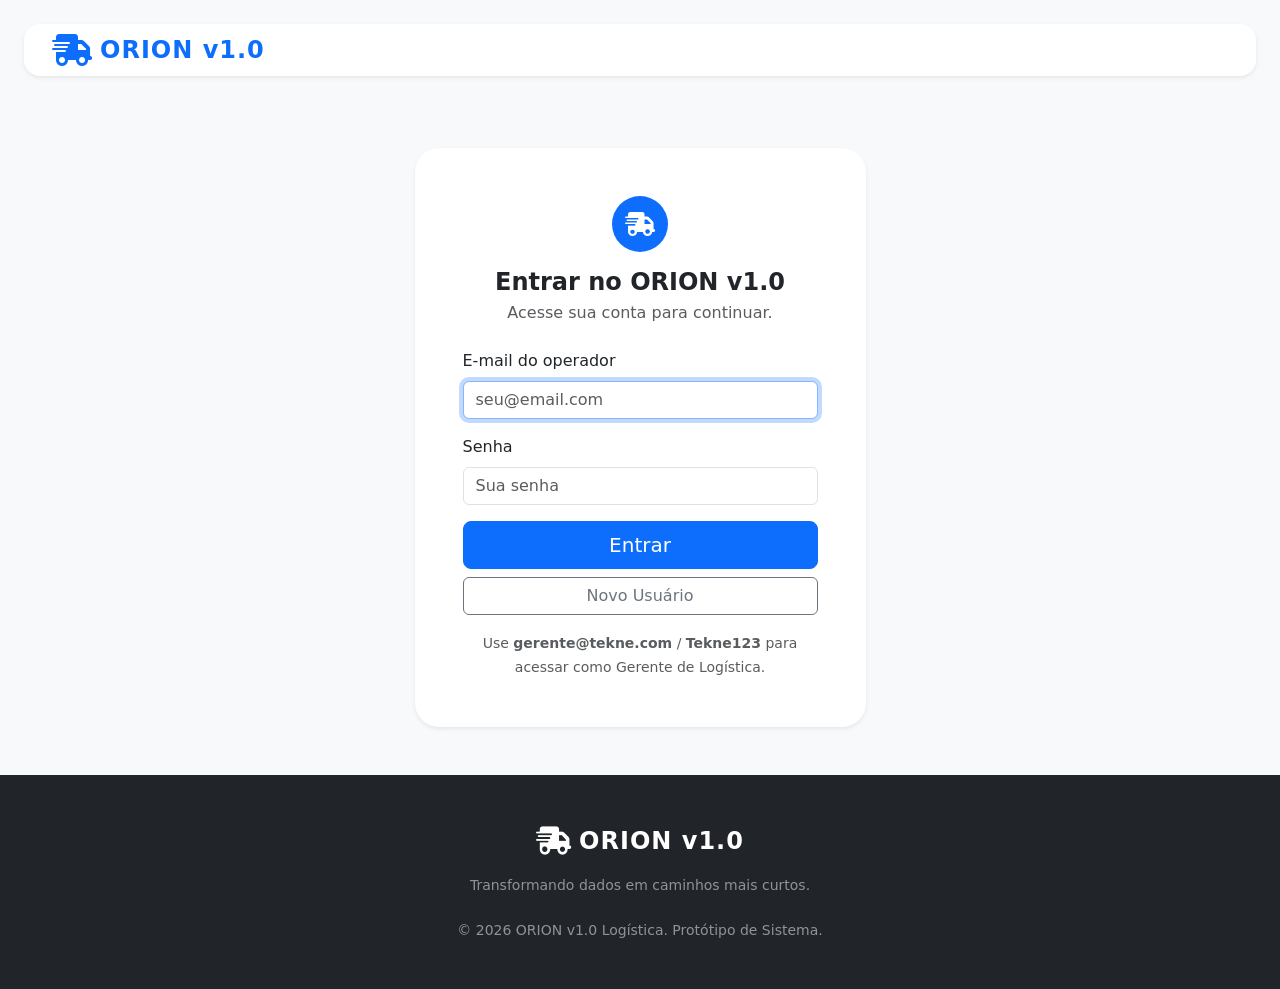
<file: login.html>
<!DOCTYPE html>
<html lang="pt-BR">
<head>
    <meta charset="UTF-8">
    <meta name="viewport" content="width=device-width, initial-scale=1.0">
    <title>ORION v1.0 | Logística Inteligente</title>
    <link href="https://cdn.jsdelivr.net/npm/bootstrap@5.3.2/dist/css/bootstrap.min.css" rel="stylesheet">    
    <link rel="stylesheet" href="https://cdnjs.cloudflare.com/ajax/libs/font-awesome/6.4.2/css/all.min.css">
    <link rel="stylesheet" href="css/style.css">
</head>
<body class="landing-page bg-light">
    
    <header class="cabecalho mb-4 sticky-top">
        <div class="container-fluid p-4 pb-0">
            <nav class="navbar navbar-expand-lg bg-white rounded-4 shadow-sm px-3">
                <div class="container-fluid">
                    <div class="d-flex align-items-center text-primary">
                        <i class="fa-solid fa-truck-fast fs-2 me-2"></i>
                        <a href="index.html" class="fs-4 fw-bold text-decoration-none" style="letter-spacing: 1px;">ORION v1.0</a>
                    </div>   
                </div>
            </nav>
        </div>
    </header>

    <main class="flex-grow-1">
      <section class="container py-5">
        <div class="row justify-content-center align-items-center min-vh-75">
          <div class="col-12 col-md-8 col-lg-5">
            <div class="card shadow-sm border-0 login-panel">
              <div class="card-body p-4 p-md-5">
                <div class="text-center mb-4">
                  <div class="d-inline-flex align-items-center justify-content-center bg-primary text-white rounded-circle mb-3" style="width:56px; height:56px;">
                    <i class="fa-solid fa-truck-fast fs-4"></i>
                  </div>
                  <h1 class="h4 fw-bold mb-1" id="formTitle">Entrar no ORION v1.0</h1>
                  <p class="text-muted mb-0" id="formSubtitle">Acesse sua conta para continuar.</p>
                </div>

                <form id="loginForm" class="row g-3">
                  <div class="col-12">
                    <label for="login-email" class="form-label">E-mail do operador</label>
                    <input id="login-email" name="email" type="email" class="form-control" required placeholder="seu@email.com" autofocus>
                  </div>

                  <div class="col-12">
                    <label for="login-key" class="form-label">Senha</label>
                    <input id="login-key" name="senha" type="password" class="form-control" required placeholder="Sua senha">
                  </div>

                  <div class="col-12 d-grid gap-2">
                    <button class="btn btn-primary btn-lg" onclick="login()" type="button">Entrar</button>

                    <button type="button" class="btn btn-outline-secondary" onclick="toggleForms()">Novo Usuário</button>
                  </div>
                  <div class="col-12 mt-3 text-center">
                    <small class="text-muted">Use <strong>gerente@tekne.com</strong> / <strong>Tekne123</strong> para acessar como Gerente de Logística.</small>
                  </div>
                </form>

                <form id="registerForm" class="row g-3 d-none">
                  <div class="col-12">
                    <label for="reg-name" class="form-label">Nome Completo</label>
                    <input id="reg-name" name="nome" type="text" class="form-control" required placeholder="Nome completo">
                  </div>
                  <div class="col-12">
                    <label for="cpf" class="form-label">CPF</label>
                    <input id="cpf" name="cpf" type="text" class="form-control" required placeholder="000.000.000-00">
                  </div>
                  <div class="col-12">
                    <label for="email" class="form-label">E-mail</label>
                    <input id="email" name="email" type="email" class="form-control" required placeholder="seu@email.com">
                  </div>
                  <div class="col-12">
                    <label for="reg-key" class="form-label">Senha</label>
                    <input id="reg-key" name="senha" type="password" class="form-control" required placeholder="Crie uma senha">
                  </div>
                  <div class="col-12 d-grid gap-2">
                    <button class="btn btn-success btn-lg" onclick="setUser()" type="button">Cadastrar</button>
                    <button type="button" class="btn btn-outline-secondary" onclick="toggleForms()">Voltar ao Login</button>
                  </div>
                </form>
              </div>
            </div>
          </div>
        </div>
      </section>
    </main>

    <footer class="bg-dark text-white py-5 mt-auto">
        <div class="container text-center text-white-50">
            <div class="d-flex justify-content-center align-items-center mb-3 text-white">
                <i class="fa-solid fa-truck-fast fs-3 me-2"></i>
                <span class="fs-4 fw-bold brand-spacing" style="letter-spacing: 1px;">ORION v1.0</span>
            </div>
            <p class="mb-4 small">Transformando dados em caminhos mais curtos.</p>
            <p class="mb-0 small">&copy; 2026 ORION v1.0 Logística. Protótipo de Sistema.</p>
        </div>
    </footer>

    <script src="https://cdn.jsdelivr.net/npm/bootstrap@5.3.2/dist/js/bootstrap.bundle.min.js"></script>
    <script src="js/script.js"></script>
    <script src="js/set.js"></script>
</body>
</html>
</file>
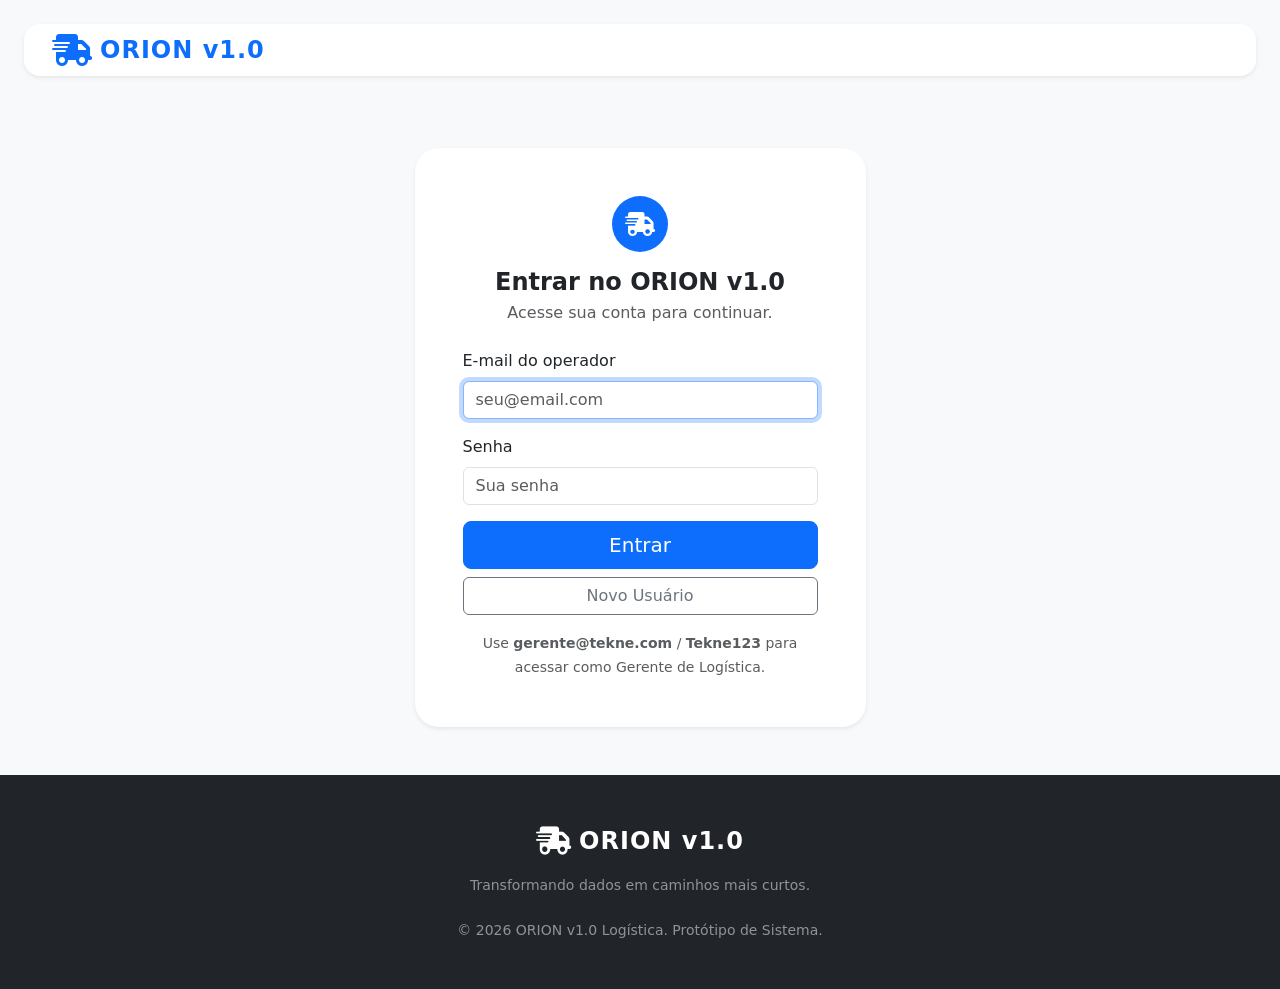
<file: planeja.html>
<!DOCTYPE html>
<html lang="pt-BR">
<head>
    <meta charset="UTF-8">
    <meta name="viewport" content="width=device-width, initial-scale=1.0">
    <title>ORION v1.0 | Planejamento de Rota</title>
    <link href="https://cdn.jsdelivr.net/npm/bootstrap@5.3.2/dist/css/bootstrap.min.css" rel="stylesheet">
    <link rel="stylesheet" href="https://cdnjs.cloudflare.com/ajax/libs/font-awesome/6.4.2/css/all.min.css">
    <link rel="stylesheet" href="css/style.css">
</head>
<body class="d-flex flex-column min-vh-100 bg-light">

    <header class="cabecalho mb-4 sticky-top">
        <div class="container-fluid p-4 pb-0">
            <nav class="navbar navbar-expand-lg bg-white rounded-4 shadow-sm px-3">
                <div class="container-fluid">
                    <div class="d-flex align-items-center text-primary">
                        <i class="fa-solid fa-truck-fast fs-2 me-2"></i>
                        <a href="index.html" class="fs-4 fw-bold text-decoration-none" style="letter-spacing: 1px;">ORION v1.0</a>
                    </div>
                    <button class="navbar-toggler border-0" type="button" data-bs-toggle="collapse" data-bs-target="#navbarNav">
                        <span class="navbar-toggler-icon"></span>
                    </button>
                    <div class="collapse navbar-collapse" id="navbarNav">
                        <ul class="navbar-nav me-auto mb-2 mb-lg-0 ms-4">
                            <li class="nav-item">
                                <a class="nav-link" href="dashboard.html">Dashboard</a>
                            </li>
                            <li class="nav-item">
                                <a class="nav-link" href="entregas.html">Entregas</a>
                            </li>
                            <li class="nav-item">
                                <a class="nav-link active fw-semibold" href="rotas.html">Controle de rotas</a>
                            </li>
                            <li class="nav-item">
                                <a class="nav-link" href="relatorios.html">Relatórios</a>
                            </li>
                            <li class="nav-item">
                                <a class="nav-link" href="gerencia.html">Funcionários e frota</a>
                            </li>
                        </ul>
                        <div class="d-flex align-items-center gap-2">
                            <form class="d-flex" role="Buscar">
                                <input class="form-control me-2" type="Buscar" placeholder="Buscar" aria-label="Buscar"/>
                                <button class="btn btn-outline-success" type="submit">Buscar</button>
                            </form>
                            <div class="dropdown">
                                <button class="btn btn-outline-primary btn-sm" id="usuarioDropdown" data-bs-toggle="dropdown" aria-expanded="false">
                                    <i class="fa-solid fa-user me-1"></i><span id="usuarioAtual">Usuário</span>
                                </button>
                                <ul class="dropdown-menu dropdown-menu-end" aria-labelledby="usuarioDropdown">
                                    <li><button class="dropdown-item" type="button" onclick="fazerLogout()"><i class="fa-solid fa-sign-out-alt me-2"></i>Sair</button></li>
                                </ul>
                            </div>
                        </div>
                    </div>
                </div>
            </nav>
        </div>
    </header>

    <main class="container-fluid flex-grow-1 px-4 pb-5">
        <div class="card bg-white border-0 shadow-sm" style="max-width: 1000px; margin: 0 auto;">
            <div class="card-header bg-white border-bottom px-4 pt-4 pb-3">
                <h4 class="fw-bold text-dark mb-1">Planejando Sua Rota</h4>
                <span class="text-muted" style="font-size: 0.95rem;">Assistente de Otimização</span>
            </div>

            <div class="card-body p-4 p-md-5">
                <form id="formPlanejamento">
                    <div class="row g-5">
                        <div class="col-12 col-md-7">
                            <div class="form-floating mb-3 shadow-sm rounded">
                                <input type="text" class="form-control" id="origemCarga" placeholder="Origem" required>
                                <label for="origemCarga" class="text-muted">Origem</label>
                            </div>
                            <div class="form-floating mb-3 shadow-sm rounded">
                                <input type="text" class="form-control" id="destinoCarga" placeholder="Destino" required>
                                <label for="destinoCarga" class="text-muted">Destino</label>
                            </div>
                            <div class="row g-3 mb-3">                                
                                <div class="col-12">
                                    <div class="form-floating shadow-sm rounded">
                                        <select class="form-select" id="tipoCarga" aria-label="Natureza do produto">
                                            <option value="Perecível" selected="">Perecível</option>
                                            <option value="Consumo durável">Consumo durável</option>
                                        </select>
                                        <label for="tipoCarga" class="text-muted">Natureza do produto</label>
                                    </div>
                                </div>
                            </div>
                            <div class="form-floating mb-3 shadow-sm rounded">
                                <input type="number" class="form-control" id="pesoCarga" placeholder="Peso total (kg)" required>
                                <label for="pesoCarga" class="text-muted">Peso total (kg)</label>
                            </div>
                            <div class="form-floating mb-3 shadow-sm rounded">
                                <input type="datetime-local" class="form-control" id="dataCarga" placeholder="Data partida" required>
                                <label for="dataCarga" class="text-muted">Data de saída</label>
                            </div>
                            <div class="form-floating mb-3 shadow-sm rounded">
                                <input type="datetime-local" class="form-control" id="prazoCarga" placeholder="Prazo Limite" required>
                                <label for="prazoCarga" class="text-muted">Prazo Limite para Entrega</label>
                            </div>
                        </div>

                        <div class="col-12 col-md-5">
                            <div class="form-floating mb-4 shadow-sm rounded">
                                <select class="form-select" id="Prioridade" aria-label="Prioridade">
                                    <option value="Baixa" selected="">Baixa</option>
                                    <option value="Média">Média</option>
                                    <option value="Alta">Alta</option>
                                </select>
                                <label for="Prioridade" class="text-muted">Prioridade</label>
                            </div>
                            <div class="form-floating mb-4 shadow-sm rounded">
                            <select class="form-select" id="Motorista" aria-label="Motorista" required>
                                    <option value="" selected="">Selecione</option>
                                </select>
                                <label for="Motorista" class="text-muted">Motorista</label>
                            </div>
                            <div class="form-floating mb-4 shadow-sm rounded">
                            <select class="form-select" id="Veiculo" aria-label="Veiculo" required>
                                    <option value="" selected="">Selecione</option>
                                </select>
                                <label for="Veiculo" class="text-muted">ID veículo</label>
                            </div>
                            <div class="form-floating mb-4 shadow-sm rounded">
                                <select class="form-select" id="restricoesCarga" aria-label="Restrições">
                                    <option value="Jornada e paradas" selected>Jornada e paradas</option>
                                    <option value="Rodízio de caminhões">Rodízio de caminhões</option>
                                    <option value="Área de risco">Área de risco</option>
                                    <option value="Nenhuma">Nenhuma</option>
                                </select>
                                <label for="restricoesCarga" class="text-muted">Restrições</label>
                            </div>
                            <div class="form-floating mb-4 shadow-sm rounded">
                                <select class="form-select" id="criterioOtimizacao" aria-label="Critério">
                                    <option value="Menor custo operacional" selected>Menor custo operacional</option>
                                    <option value="Rota mais rápida">Rota mais rápida</option>
                                    <option value="Menor distância">Menor distância</option>
                                </select>
                                <label for="criterioOtimizacao" class="text-muted">Critério de Otimização</label>
                            </div>

                            <div class="d-flex flex-column gap-3 mt-4">
                                <button type="submit" class="btn btn-primary btn-lg shadow-sm">
                                    Calcular Melhor Rota
                                </button>
                            </div>
                        </div>
                    </div>
                </form>
            </div>
        </div>
        <div class="mt-5" style="max-width: 1000px; margin: 0 auto;">
            <div class="row g-4">

                <!-- Card 1: Parâmetros da Operação -->
                <div class="col-12 col-md-6 d-none" id="panelParametros">
                    <div class="card h-100 bg-white border-0 shadow-sm p-4 rounded-4" style="border-left: 5px solid #1e4f80 !important;">
                        <h5 class="fw-bold text-dark mb-4" style="color: #1e4f80 !important;">Parâmetros da operação</h5>

                        <div class="d-flex flex-column gap-3">
                            <div class="bg-light p-3 rounded-3 border-start border-secondary border-3">
                                <small class="text-muted d-block text-uppercase font-monospace" style="font-size: 0.75rem;">Origem</small>
                                <span class="fw-semibold text-dark" data-plan-param="origem">-</span>
                            </div>

                            <div class="bg-light p-3 rounded-3 border-start border-secondary border-3">
                                <small class="text-muted d-block text-uppercase font-monospace" style="font-size: 0.75rem;">Destino</small>
                                <span class="fw-semibold text-dark" data-plan-param="destino">-</span>
                            </div>

                            <div class="bg-light p-3 rounded-3 border-start border-secondary border-3">
                                <small class="text-muted d-block text-uppercase font-monospace" style="font-size: 0.75rem;">Peso total</small>
                                <span class="fw-semibold text-dark" data-plan-param="peso">-</span>
                            </div>

                            <div class="bg-light p-3 rounded-3 border-start border-secondary border-3">
                                <small class="text-muted d-block text-uppercase font-monospace" style="font-size: 0.75rem;">Prazo limite</small>
                                <span class="fw-semibold text-dark" data-plan-param="prazoLimite">-</span>
                            </div>

                            <div class="bg-light p-3 rounded-3 border-start border-secondary border-3">
                                <small class="text-muted d-block text-uppercase font-monospace" style="font-size: 0.75rem;">Restrições</small>
                                <span class="fw-semibold text-dark" data-plan-param="restricoes">-</span>
                            </div>

                            <div class="bg-light p-3 rounded-3 border-start border-secondary border-3">
                                <small class="text-muted d-block text-uppercase font-monospace" style="font-size: 0.75rem;">Critério</small>
                                <span class="fw-semibold text-dark" data-plan-param="criterio">-</span>
                            </div>
                        </div>
                    </div>
                </div>

                <!-- Card 2: Resultado Sugerido -->
                <div class="col-12 col-md-6 d-none" id="panelResultado">
                    <div class="card h-100 bg-white border-0 shadow-sm p-4 rounded-4" style="border-left: 5px solid #28a745 !important;">
                        <h5 class="fw-bold text-dark mb-4" style="color: #1e4f80 !important;">Resultado sugerido</h5>

                        <div class="table-responsive">
                            <table class="table table-borderless align-middle mb-0">
                                <tbody>
                                    <tr class="border-bottom">
                                        <td class="text-muted py-3 ps-0">Distância estimada</td>
                                        <td class="text-end fw-bold text-muted py-3 pe-0 fs-6" data-plan-result="distancia">Em breve...</td>
                                    </tr>
                                    <tr class="border-bottom">
                                        <td class="text-muted py-3 ps-0">Tempo previsto</td>
                                        <td class="text-end fw-bold text-muted py-3 pe-0 fs-6" data-plan-result="tempo">Em breve...</td>
                                    </tr>
                                    <tr class="border-bottom">
                                        <td class="text-muted py-3 ps-0">Custo estimado</td>
                                        <td class="text-end fw-bold text-muted py-3 pe-0 fs-6" data-plan-result="custo">Em breve...</td>
                                    </tr>
                                    <tr class="table-success rounded-3">
                                        <td class="text-success fw-semibold py-3 ps-3 rounded-start-3">Economia prevista</td>
                                        <td class="text-end fw-bold text-success py-3 pe-3 rounded-end-3 fs-6" data-plan-result="economia">Em breve...</td>
                                    </tr>
                                    <tr class="border-bottom">
                                        <td class="text-muted py-3 ps-0">Ocupação do caminhão</td>
                                        <td class="text-end fw-bold text-muted py-3 pe-0 fs-6" data-plan-result="ocupacao">Em breve...</td>
                                    </tr>
                                </tbody>
                            </table>
                        </div>

                        <div class="row g-3 mt-auto pt-4">
                            <div class="col-6">
                                <button class="btn btn-success w-100 py-3 fw-bold text-uppercase shadow-sm" data-plan-action="aprovar">
                                    <i class="fa-solid fa-check me-2"></i>Aprovar
                                </button>
                            </div>
                            <div class="col-6">
                                <button class="btn btn-secondary w-100 py-3 fw-bold text-uppercase shadow-sm" data-plan-action="recalcular">
                                    <i class="fa-solid fa-arrows-rotate me-2"></i>Recalcular
                                </button>
                            </div>
                        </div>
                    </div>
                </div>

            </div>
        </div>
        <a href="planejamentoPreenchido.html" class="btn btn-link d-block mt-4 text-center">
            <i class="fa-solid fa-eye me-2"></i>Ver exemplo preenchido
        </a>
    </main>

    <footer class="bg-dark text-white py-4 mt-auto">
        <div class="container text-center text-white-50">
            <div class="d-flex justify-content-center align-items-center mb-3 text-white">
                <i class="fa-solid fa-truck-fast fs-3 me-2"></i>
                <span class="fs-5 fw-bold brand-spacing" style="letter-spacing: 1px;">ORION v1.0</span>
            </div>
            <p class="mb-2 small">&copy; 2026 ORION v1.0 Logística. Protótipo de Sistema.</p>
            <button type="button" class="btn btn-link text-white-50 p-0 small text-decoration-none" onclick="if(typeof resetDefaultData === 'function') resetDefaultData()">
                <i class="fa-solid fa-rotate-left me-1"></i>Restaurar dados iniciais
            </button>
        </div>
    </footer>

    <script src="https://cdn.jsdelivr.net/npm/bootstrap@5.3.2/dist/js/bootstrap.bundle.min.js"></script>
    <script src="js/auth.js"></script>
    <script src="js/table.js"></script>
    <script src="js/planejamento.js"></script>
</body>
</html>
</file>
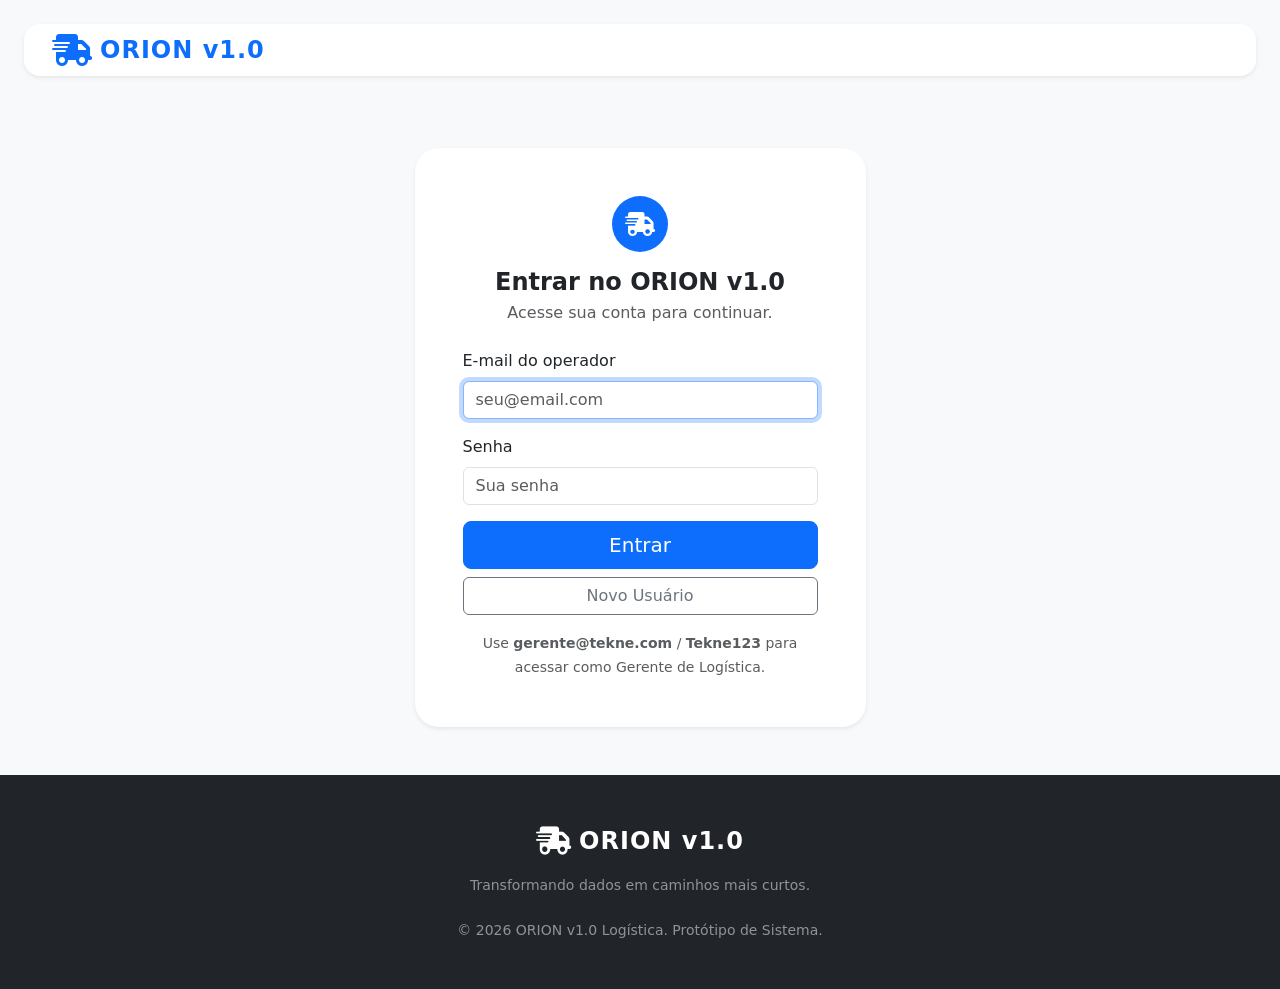
<file: planejamentoPreenchido.html>
<!DOCTYPE html>
<html lang="pt-BR">
<head>
    <meta charset="UTF-8">
    <meta name="viewport" content="width=device-width, initial-scale=1.0">
    <title>ORION v1.0 | Planejamento de Rota</title>
    <link href="https://cdn.jsdelivr.net/npm/bootstrap@5.3.2/dist/css/bootstrap.min.css" rel="stylesheet">
    <link rel="stylesheet" href="https://cdnjs.cloudflare.com/ajax/libs/font-awesome/6.4.2/css/all.min.css">
    <link rel="stylesheet" href="css/style.css">
</head>
<body class="d-flex flex-column min-vh-100 bg-light">

    <header class="cabecalho mb-4 sticky-top">
        <div class="container-fluid p-4 pb-0">
            <nav class="navbar navbar-expand-lg bg-white rounded-4 shadow-sm px-3">
                <div class="container-fluid">
                    <div class="d-flex align-items-center text-primary">
                        <i class="fa-solid fa-truck-fast fs-2 me-2"></i>
                        <a href="index.html" class="fs-4 fw-bold text-decoration-none" style="letter-spacing: 1px;">ORION v1.0</a>
                    </div>
                    <button class="navbar-toggler border-0" type="button" data-bs-toggle="collapse" data-bs-target="#navbarNav">
                        <span class="navbar-toggler-icon"></span>
                    </button>
                    <div class="collapse navbar-collapse" id="navbarNav">
                        <ul class="navbar-nav me-auto mb-2 mb-lg-0 ms-4">
                            <li class="nav-item">
                                <a class="nav-link" href="dashboard.html">Dashboard</a>
                            </li>
                            <li class="nav-item">
                                <a class="nav-link" href="entregas.html">Entregas</a>
                            </li>
                            <li class="nav-item">
                                <a class="nav-link active fw-semibold" href="rotas.html">Controle de rotas</a>
                            </li>
                            <li class="nav-item">
                                <a class="nav-link" href="relatorios.html">Relatórios</a>
                            </li>
                            <li class="nav-item">
                                <a class="nav-link" href="gerencia.html">Funcionários e frota</a>
                            </li>
                        </ul>
                        <div class="d-flex align-items-center gap-2">
                            <form class="d-flex" role="Buscar">
                                <input class="form-control me-2" type="Buscar" placeholder="Buscar" aria-label="Buscar"/>
                                <button class="btn btn-outline-success" type="submit">Buscar</button>
                            </form>
                            <div class="dropdown">
                                <button class="btn btn-outline-primary btn-sm" id="usuarioDropdown" data-bs-toggle="dropdown" aria-expanded="false">
                                    <i class="fa-solid fa-user me-1"></i><span id="usuarioAtual">Usuário</span>
                                </button>
                                <ul class="dropdown-menu dropdown-menu-end" aria-labelledby="usuarioDropdown">
                                    <li><button class="dropdown-item" type="button" onclick="fazerLogout()"><i class="fa-solid fa-sign-out-alt me-2"></i>Sair</button></li>
                                </ul>
                            </div>
                        </div>
                    </div>
                </div>
            </nav>
        </div>
    </header>

    <main class="container-fluid flex-grow-1 px-4 pb-5">
        <div class="card bg-white border-0 shadow-sm" style="max-width: 1000px; margin: 0 auto;">
            <div class="card-header bg-white border-bottom px-4 pt-4 pb-3">
                <h4 class="fw-bold text-dark mb-1">Planejando Sua Rota</h4>
                <span class="text-muted" style="font-size: 0.95rem;">Assistente de Otimização</span>
            </div>

            <div class="card-body p-4 p-md-5">
                <form id="formPlanejamento">
                    <div class="row g-5">
                        <div class="col-12 col-md-7">
                            <div class="form-floating mb-3 shadow-sm rounded">
                                <input type="text" class="form-control" id="origemCarga" placeholder="Origem" value="Rio Branco - AC" required>
                                <label for="origemCarga" class="text-muted">Origem</label>
                            </div>
                            <div class="form-floating mb-3 shadow-sm rounded">
                                <input type="text" class="form-control" id="destinoCarga" placeholder="Destino" value="Porto Alegre - RS" required>
                                <label for="destinoCarga" class="text-muted">Destino</label>
                            </div>
                            <div class="row g-3 mb-3">                                
                                <div class="col-12">
                                    <div class="form-floating shadow-sm rounded">
                                        <select class="form-select" id="tipoCarga" aria-label="Natureza do produto">
                                            <option value="Perecível">Perecível</option>
                                            <option value="Consumo durável" selected="">Consumo durável</option>
                                        </select>
                                        <label for="tipoCarga" class="text-muted">Natureza do produto</label>
                                    </div>
                                </div>
                            </div>
                            <div class="form-floating mb-3 shadow-sm rounded">
                                <input type="number" class="form-control" id="pesoCarga" placeholder="Peso total (kg)" value="18500" required>
                                <label for="pesoCarga" class="text-muted">Peso total (kg)</label>
                            </div>
                            <div class="form-floating mb-3 shadow-sm rounded">
                                <input type="datetime-local" class="form-control" id="dataCarga" placeholder="Data partida" value="2026-06-15T08:00" required>
                                <label for="dataCarga" class="text-muted">Data de saída</label>
                            </div>
                            <div class="form-floating mb-3 shadow-sm rounded">
                                <input type="datetime-local" class="form-control" id="prazoCarga" placeholder="Prazo Limite" value="2026-06-16T18:00" required>
                                <label for="prazoCarga" class="text-muted">Prazo Limite para Entrega</label>
                            </div>
                        </div>

                        <div class="col-12 col-md-5">
                            <div class="form-floating mb-4 shadow-sm rounded">
                                <select class="form-select" id="Prioridade" aria-label="Prioridade">
                                    <option value="Baixa">Baixa</option>
                                    <option value="Média">Média</option>
                                    <option value="Alta" selected="">Alta</option>
                                </select>
                                <label for="Prioridade" class="text-muted">Prioridade</label>
                            </div>
                            <div class="form-floating mb-4 shadow-sm rounded">
                            <select class="form-select" id="Motorista" aria-label="Motorista" required>
                                    <option value="" selected="">Selecione</option>
                                </select>
                                <label for="Motorista" class="text-muted">Motorista</label>
                            </div>
                            <div class="form-floating mb-4 shadow-sm rounded">
                            <select class="form-select" id="Veiculo" aria-label="Veiculo" required>
                                    <option value="" selected="">Selecione</option>
                                </select>
                                <label for="Veiculo" class="text-muted">ID veículo</label>
                            </div>
                            <div class="form-floating mb-4 shadow-sm rounded">
                                <select class="form-select" id="restricoesCarga" aria-label="Restrições">
                                    <option value="Jornada e paradas" selected>Jornada e paradas</option>
                                    <option value="Rodízio de caminhões">Rodízio de caminhões</option>
                                    <option value="Área de risco">Área de risco</option>
                                    <option value="Nenhuma">Nenhuma</option>
                                </select>
                                <label for="restricoesCarga" class="text-muted">Restrições</label>
                            </div>
                            <div class="form-floating mb-4 shadow-sm rounded">
                                <select class="form-select" id="criterioOtimizacao" aria-label="Critério">
                                    <option value="Menor custo operacional" selected>Menor custo operacional</option>
                                    <option value="Rota mais rápida">Rota mais rápida</option>
                                    <option value="Menor distância">Menor distância</option>
                                </select>
                                <label for="criterioOtimizacao" class="text-muted">Critério de Otimização</label>
                            </div>

                            <div class="d-flex flex-column gap-3 mt-4">
                                <button type="submit" class="btn btn-primary btn-lg shadow-sm">
                                    Calcular Melhor Rota
                                </button>
                            </div>
                        </div>
                    </div>
                </form>
            </div>
        </div>
        <div class="mt-5" style="max-width: 1000px; margin: 0 auto;">
            <div class="row g-4">

                <!-- Card 1: Parâmetros da Operação -->
                <div class="col-12 col-md-6">
                    <div class="card h-100 bg-white border-0 shadow-sm p-4 rounded-4" style="border-left: 5px solid #1e4f80 !important;">
                        <h5 class="fw-bold text-dark mb-4" style="color: #1e4f80 !important;">Parâmetros da operação</h5>

                        <div class="d-flex flex-column gap-3">
                            <div class="bg-light p-3 rounded-3 border-start border-secondary border-3">
                                <small class="text-muted d-block text-uppercase font-monospace" style="font-size: 0.75rem;">Origem</small>
                                <span class="fw-semibold text-dark" data-plan-param="origem">Rio Branco - AC</span>
                            </div>

                            <div class="bg-light p-3 rounded-3 border-start border-secondary border-3">
                                <small class="text-muted d-block text-uppercase font-monospace" style="font-size: 0.75rem;">Destino</small>
                                <span class="fw-semibold text-dark" data-plan-param="destino">Porto Alegre - RS</span>
                            </div>

                            <div class="bg-light p-3 rounded-3 border-start border-secondary border-3">
                                <small class="text-muted d-block text-uppercase font-monospace" style="font-size: 0.75rem;">Peso total</small>
                                <span class="fw-semibold text-dark" data-plan-param="peso">18.500 kg</span>
                            </div>

                            <div class="bg-light p-3 rounded-3 border-start border-secondary border-3">
                                <small class="text-muted d-block text-uppercase font-monospace" style="font-size: 0.75rem;">Restrições</small>
                                <span class="fw-semibold text-dark" data-plan-param="restricoes">jornada e paradas</span>
                            </div>

                            <div class="bg-light p-3 rounded-3 border-start border-secondary border-3">
                                <small class="text-muted d-block text-uppercase font-monospace" style="font-size: 0.75rem;">Critério</small>
                                <span class="fw-semibold text-dark" data-plan-param="criterio">menor custo operacional</span>
                            </div>
                        </div>
                    </div>
                </div>

                <!-- Card 2: Resultado Sugerido -->
                <div class="col-12 col-md-6">
                    <div class="card h-100 bg-white border-0 shadow-sm p-4 rounded-4" style="border-left: 5px solid #28a745 !important;">
                        <h5 class="fw-bold text-dark mb-4" style="color: #1e4f80 !important;">Resultado sugerido</h5>

                        <div class="table-responsive">
                            <table class="table table-borderless align-middle mb-0">
                                <tbody>
                                    <tr class="border-bottom">
                                        <td class="text-muted py-3 ps-0">Distância estimada</td>
                                        <td class="text-end fw-bold text-dark py-3 pe-0 fs-6" data-plan-result="distancia">3.870 km</td>
                                    </tr>
                                    <tr class="border-bottom">
                                        <td class="text-muted py-3 ps-0">Tempo previsto</td>
                                        <td class="text-end fw-bold text-dark py-3 pe-0 fs-6" data-plan-result="tempo">62h</td>
                                    </tr>
                                    <tr class="border-bottom">
                                        <td class="text-muted py-3 ps-0">Custo estimado</td>
                                        <td class="text-end fw-bold text-dark py-3 pe-0 fs-6" data-plan-result="custo">R$ 31.450</td>
                                    </tr>
                                    <tr class="table-success rounded-3">
                                        <td class="text-success fw-semibold py-3 ps-3 rounded-start-3">Economia prevista</td>
                                        <td class="text-end fw-bold text-success py-3 pe-3 rounded-end-3 fs-6" data-plan-result="economia">R$ 4.800</td>
                                    </tr>
                                    <tr class="border-bottom">
                                        <td class="text-muted py-3 ps-0">Ocupação do caminhão</td>
                                        <td class="text-end fw-bold text-dark py-3 pe-0 fs-6" data-plan-result="ocupacao">92%</td>
                                    </tr>
                                </tbody>
                            </table>
                        </div>

                        <div class="row g-3 mt-auto pt-4">
                            <div class="col-6">
                                <button class="btn btn-success w-100 py-3 fw-bold text-uppercase shadow-sm" data-plan-action="aprovar">
                                    <i class="fa-solid fa-check me-2"></i>Aprovar
                                </button>
                            </div>
                            <div class="col-6">
                                <button class="btn btn-secondary w-100 py-3 fw-bold text-uppercase shadow-sm" data-plan-action="recalcular">
                                    <i class="fa-solid fa-arrows-rotate me-2"></i>Recalcular
                                </button>
                            </div>
                        </div>
                    </div>
                </div>

            </div>
        </div>
        <a href="planeja.html" class="btn btn-link d-block mt-4 text-center">
            <i class="fa-solid fa-eye me-2"></i>Voltar para planejamento vazio
        </a>
    </main>

    <footer class="bg-dark text-white py-4 mt-auto">
        <div class="container text-center text-white-50">
            <div class="d-flex justify-content-center align-items-center mb-3 text-white">
                <i class="fa-solid fa-truck-fast fs-3 me-2"></i>
                <span class="fs-5 fw-bold brand-spacing" style="letter-spacing: 1px;">ORION v1.0</span>
            </div>
            <p class="mb-2 small">&copy; 2026 ORION v1.0 Logística. Protótipo de Sistema.</p>
            <button type="button" class="btn btn-link text-white-50 p-0 small text-decoration-none" onclick="if(typeof resetDefaultData === 'function') resetDefaultData()">
                <i class="fa-solid fa-rotate-left me-1"></i>Restaurar dados iniciais
            </button>
        </div>
    </footer>

    <script src="https://cdn.jsdelivr.net/npm/bootstrap@5.3.2/dist/js/bootstrap.bundle.min.js"></script>
    <script src="js/auth.js"></script>
    <script src="js/table.js"></script>
    <script src="js/planejamento.js"></script>
</body>
</html>
</file>
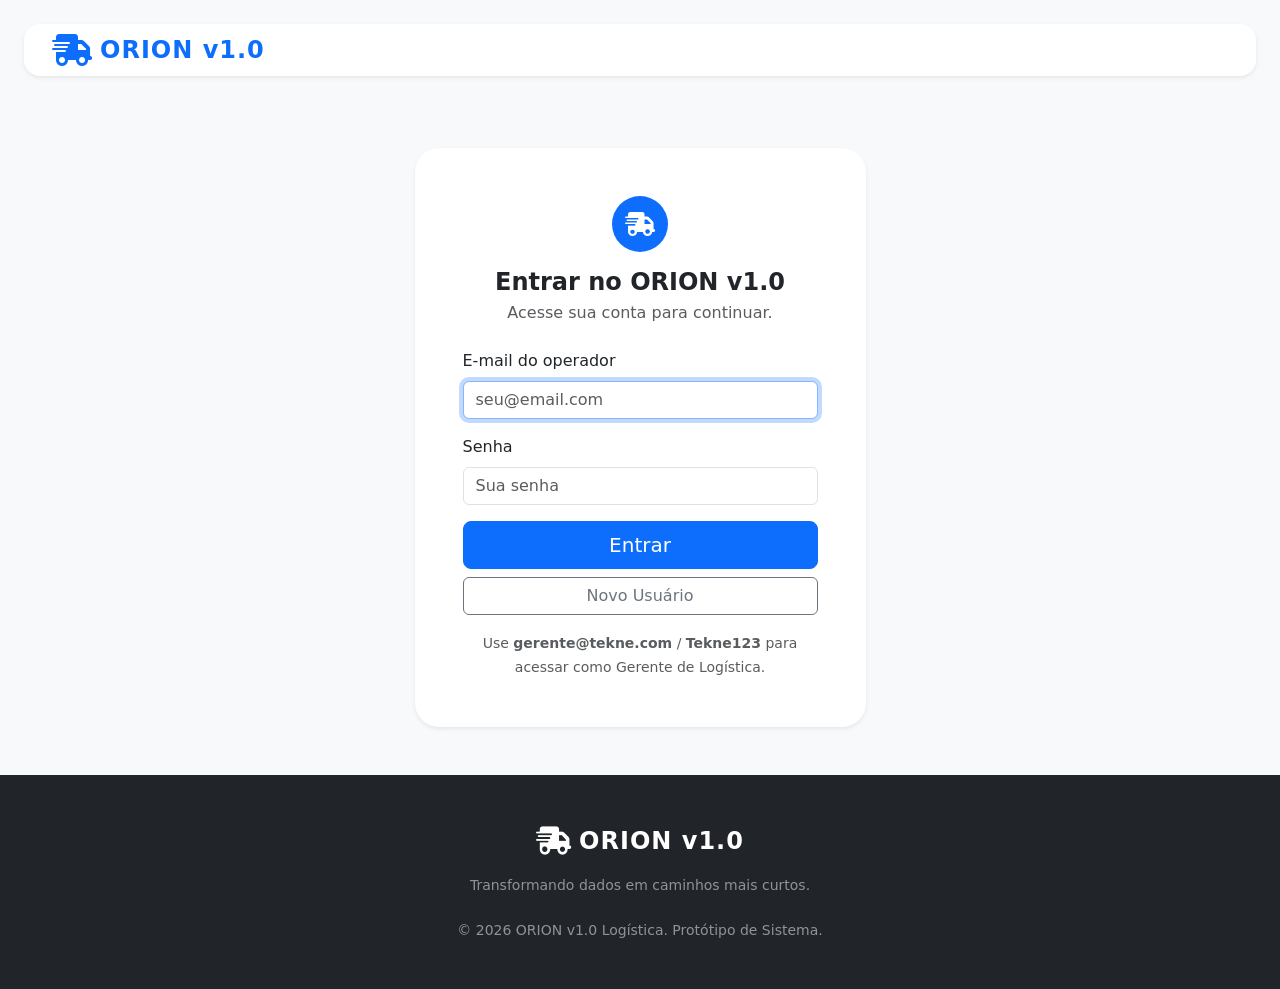
<file: relatorios.html>
<!DOCTYPE html>
<html lang="pt-BR">
<head>
    <meta charset="UTF-8">
    <meta name="viewport" content="width=device-width, initial-scale=1.0">
    <title>ORION v1.0 | Relatórios</title>
    <link href="https://cdn.jsdelivr.net/npm/bootstrap@5.3.2/dist/css/bootstrap.min.css" rel="stylesheet">
    <link rel="stylesheet" href="https://cdnjs.cloudflare.com/ajax/libs/font-awesome/6.4.2/css/all.min.css">
    <link rel="stylesheet" href="css/style.css">
</head>
<body class="d-flex flex-column min-vh-100 bg-light">
    <header class="cabecalho mb-4 sticky-top">
        <div class="container-fluid p-4 pb-0">
            <nav class="navbar navbar-expand-lg bg-white rounded-4 shadow-sm px-3">
                <div class="container-fluid">
                    <div class="d-flex align-items-center text-primary">
                        <i class="fa-solid fa-truck-fast fs-2 me-2"></i>
                        <a href="index.html" class="fs-4 fw-bold text-decoration-none" style="letter-spacing: 1px;">ORION v1.0</a>
                    </div>
                    <button class="navbar-toggler border-0" type="button" data-bs-toggle="collapse" data-bs-target="#navbarNav">
                        <span class="navbar-toggler-icon"></span>
                    </button>
                    <div class="collapse navbar-collapse" id="navbarNav">
                        <ul class="navbar-nav me-auto mb-2 mb-lg-0 ms-4">
                            <li class="nav-item"><a class="nav-link" href="dashboard.html">Dashboard</a></li>
                            <li class="nav-item"><a class="nav-link" href="entregas.html">Entregas</a></li>
                            <li class="nav-item"><a class="nav-link" href="rotas.html">Controle de rotas</a></li>
                            <li class="nav-item"><a class="nav-link active fw-semibold" href="relatorios.html">Relatórios</a></li>
                            <li class="nav-item"><a class="nav-link" href="gerencia.html">Funcionários e frota</a></li>
                        </ul>
                        <div class="d-flex align-items-center gap-2">
                            <form class="d-flex" role="Buscar">
                                <input class="form-control me-2" type="Buscar" placeholder="Buscar" aria-label="Buscar">
                                <button class="btn btn-outline-success" type="submit">Buscar</button>
                            </form>
                            <div class="dropdown">
                                <button class="btn btn-outline-primary btn-sm" id="usuarioDropdown" data-bs-toggle="dropdown" aria-expanded="false">
                                    <i class="fa-solid fa-user me-1"></i><span id="usuarioAtual">Usuário</span>
                                </button>
                                <ul class="dropdown-menu dropdown-menu-end" aria-labelledby="usuarioDropdown">
                                    <li><button class="dropdown-item" type="button" onclick="fazerLogout()"><i class="fa-solid fa-sign-out-alt me-2"></i>Sair</button></li>
                                </ul>
                            </div>
                        </div>
                    </div>
                </div>
            </nav>
        </div>
    </header>

    <main class="container-fluid px-4 pb-5 flex-grow-1">
        <div class="card bg-white border-0 shadow-sm mb-4">
            <div class="card-header bg-white border-bottom px-4 pt-4 pb-3">
                <h4 class="fw-bold text-dark mb-1">Relatórios gerenciais</h4>
                <span class="text-muted" style="font-size: 0.95rem;">Resumo por período, motorista, veículo, rota, custo e entregas</span>
            </div>
            <div class="card-body p-4">
                <form id="formRelatorio">
                    <div class="row g-3 align-items-end">
                        <div class="col-12 col-md-2">
                            <label for="relInicio" class="form-label text-muted fw-semibold">Início</label>
                            <input type="date" class="form-control" id="relInicio">
                        </div>
                        <div class="col-12 col-md-2">
                            <label for="relFim" class="form-label text-muted fw-semibold">Fim</label>
                            <input type="date" class="form-control" id="relFim">
                        </div>
                        <div class="col-12 col-md-2">
                            <label for="relMotorista" class="form-label text-muted fw-semibold">Motorista</label>
                            <select class="form-select" id="relMotorista">
                                <option value="">Todos</option>
                            </select>
                        </div>
                        <div class="col-12 col-md-2">
                            <label for="relVeiculo" class="form-label text-muted fw-semibold">Veículo</label>
                            <select class="form-select" id="relVeiculo">
                                <option value="">Todos</option>
                            </select>
                        </div>
                        <div class="col-12 col-md-2">
                            <label for="relStatus" class="form-label text-muted fw-semibold">Status</label>
                            <select class="form-select" id="relStatus">
                                <option value="">Todos</option>
                                <option value="Em progresso">Em progresso</option>
                                <option value="Atrasada">Atrasada</option>
                                <option value="Finalizada">Finalizada</option>
                                <option value="Cancelada">Cancelada</option>
                            </select>
                        </div>
                        <div class="col-12 col-md-2 d-flex gap-2">
                            <button type="submit" class="btn btn-primary flex-fill">Gerar</button>
                            <button type="button" class="btn btn-light" id="btnLimparRelatorio" title="Limpar filtros">
                                <i class="fa-solid fa-rotate-left"></i>
                            </button>
                        </div>
                    </div>
                </form>
            </div>
        </div>

        <div class="row g-4 mb-4">
            <div class="col-12 col-md-4 col-xl-2">
                <div class="card p-4 h-100 kpi-card">
                    <div class="kpi-title text-muted-custom mb-2">Rotas</div>
                    <div class="kpi-value" id="relTotalRotas">0</div>
                </div>
            </div>
            <div class="col-12 col-md-4 col-xl-2">
                <div class="card p-4 h-100 kpi-card">
                    <div class="kpi-title text-muted-custom mb-2">Entregas</div>
                    <div class="kpi-value" id="relTotalEntregas">0</div>
                </div>
            </div>
            <div class="col-12 col-md-4 col-xl-2">
                <div class="card p-4 h-100 kpi-card">
                    <div class="kpi-title text-muted-custom mb-2">Custo</div>
                    <div class="h4 fw-bold mb-0" id="relCusto">R$ 0,00</div>
                </div>
            </div>
            <div class="col-12 col-md-4 col-xl-2">
                <div class="card p-4 h-100 kpi-card">
                    <div class="kpi-title text-muted-custom mb-2">Economia</div>
                    <div class="h4 fw-bold text-success mb-0" id="relEconomia">R$ 0,00</div>
                </div>
            </div>
            <div class="col-12 col-md-4 col-xl-2">
                <div class="card p-4 h-100 kpi-card">
                    <div class="kpi-title text-muted-custom mb-2">Peso</div>
                    <div class="h4 fw-bold mb-0" id="relPeso">0 kg</div>
                </div>
            </div>
            <div class="col-12 col-md-4 col-xl-2">
                <div class="card p-4 h-100 kpi-card">
                    <div class="kpi-title text-muted-custom mb-2">Concluídas</div>
                    <div class="kpi-value" id="relConcluidas">0</div>
                </div>
            </div>
        </div>

        <div class="row g-4">
            <div class="col-12">
                <div class="card bg-white border-0 shadow-sm">
                    <div class="card-header bg-white border-bottom px-4 pt-4 pb-3">
                        <h5 class="fw-bold text-dark mb-1">Rotas no relatório</h5>
                    </div>
                    <div class="table-responsive">
                        <table class="table table-hover align-middle mb-0">
                            <thead class="table-light">
                                <tr>
                                    <th class="ps-4">ID</th>
                                    <th>Status</th>
                                    <th>Motorista</th>
                                    <th>Veículo</th>
                                    <th>Custo</th>
                                    <th>Economia</th>
                                    <th>Chegada</th>
                                </tr>
                            </thead>
                            <tbody data-report-body="rotas"></tbody>
                        </table>
                    </div>
                </div>
            </div>

            <div class="col-12">
                <div class="card bg-white border-0 shadow-sm">
                    <div class="card-header bg-white border-bottom px-4 pt-4 pb-3">
                        <h5 class="fw-bold text-dark mb-1">Entregas no relatório</h5>
                    </div>
                    <div class="table-responsive">
                        <table class="table table-hover align-middle mb-0">
                            <thead class="table-light">
                                <tr>
                                    <th class="ps-4">ID</th>
                                    <th>Status</th>
                                    <th>Origem</th>
                                    <th>Destino</th>
                                    <th>Peso</th>
                                    <th>Prazo</th>
                                    <th>Prioridade</th>
                                </tr>
                            </thead>
                            <tbody data-report-body="entregas"></tbody>
                        </table>
                    </div>
                </div>
            </div>
        </div>
    </main>

    <footer class="bg-dark text-white py-4 mt-auto">
        <div class="container text-center text-white-50">
            <div class="d-flex justify-content-center align-items-center mb-3 text-white">
                <i class="fa-solid fa-truck-fast fs-3 me-2"></i>
                <span class="fs-5 fw-bold brand-spacing" style="letter-spacing: 1px;">ORION v1.0</span>
            </div>
            <p class="mb-2 small">&copy; 2026 ORION v1.0 Logística. Protótipo de Sistema.</p>
            <button type="button" class="btn btn-link text-white-50 p-0 small text-decoration-none" onclick="if(typeof resetDefaultData === 'function') resetDefaultData()">
                <i class="fa-solid fa-rotate-left me-1"></i>Restaurar dados iniciais
            </button>
        </div>
    </footer>

    <script src="https://cdn.jsdelivr.net/npm/bootstrap@5.3.2/dist/js/bootstrap.bundle.min.js"></script>
    <script src="js/auth.js"></script>
    <script src="js/table.js"></script>
    <script src="js/relatorios.js"></script>
</body>
</html>
</file>
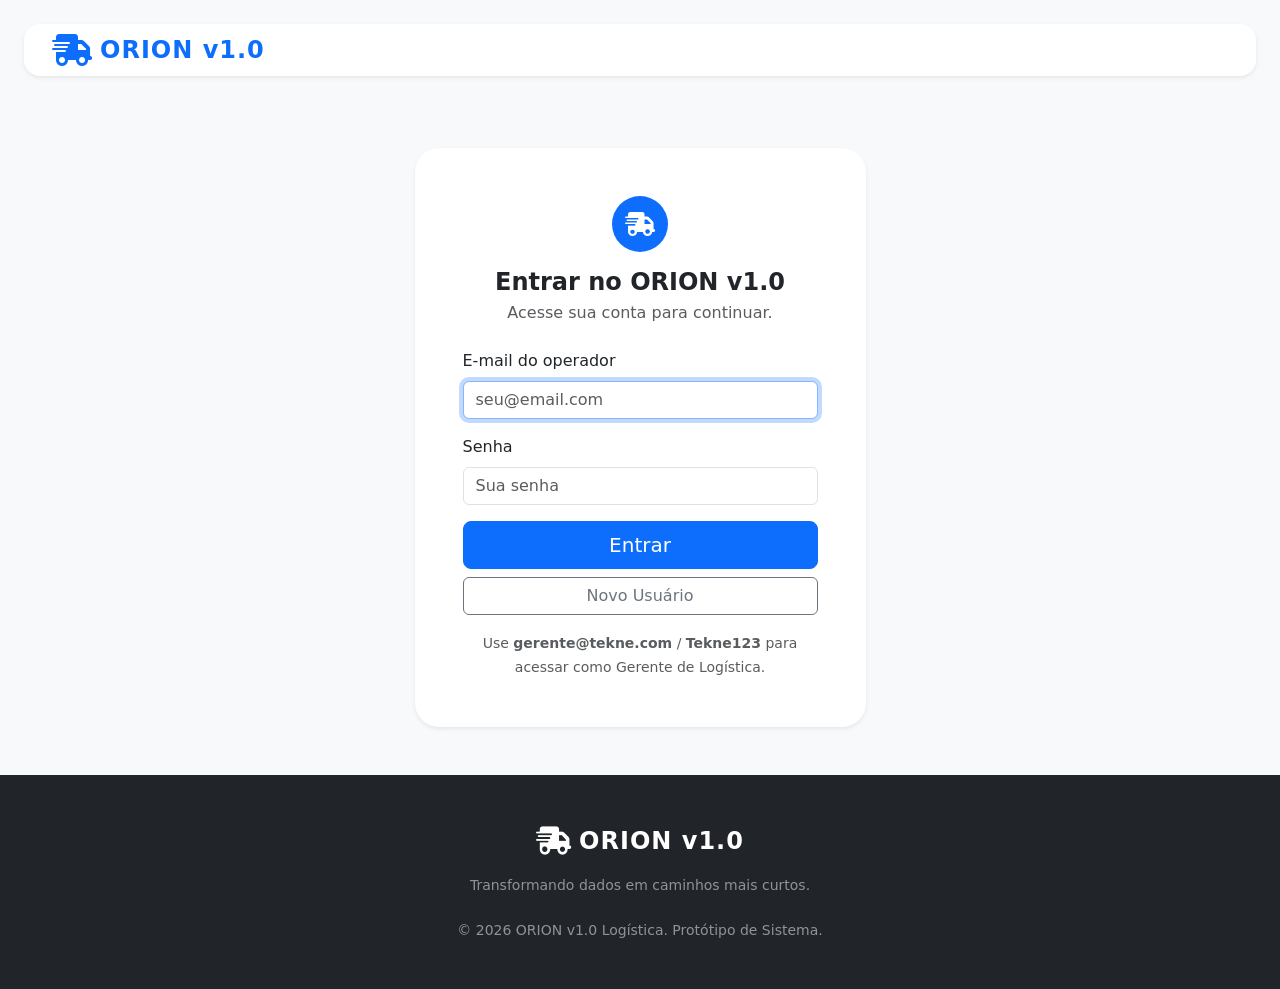
<file: rotas.html>
<!DOCTYPE html>
<html lang="pt-BR">
<head>
    <meta charset="UTF-8">
    <meta name="viewport" content="width=device-width, initial-scale=1.0">
    <title>ORION v1.0 | Controle de Rotas</title>
    <link href="https://cdn.jsdelivr.net/npm/bootstrap@5.3.2/dist/css/bootstrap.min.css" rel="stylesheet">    
    <link rel="stylesheet" href="https://cdnjs.cloudflare.com/ajax/libs/font-awesome/6.4.2/css/all.min.css">
    <link rel="stylesheet" href="css/style.css">
</head>
<body class="d-flex flex-column min-vh-100 bg-light">    
    <header class="cabecalho mb-4 sticky-top">
        <div class="container-fluid p-4 pb-0">
            <nav class="navbar navbar-expand-lg bg-white rounded-4 shadow-sm px-3">
                <div class="container-fluid">
                    
                    <div class="d-flex align-items-center text-primary">
                        <i class="fa-solid fa-truck-fast fs-2 me-2"></i>
                        <a href="index.html" class="fs-4 fw-bold text-decoration-none" style="letter-spacing: 1px;">ORION v1.0</a>
                    </div>                
                    
                    <button class="navbar-toggler border-0" type="button" data-bs-toggle="collapse" data-bs-target="#navbarNav">
                        <span class="navbar-toggler-icon"></span>
                    </button>
                    
                    <div class="collapse navbar-collapse" id="navbarNav">
                        <ul class="navbar-nav me-auto mb-2 mb-lg-0 ms-4">
                            <li class="nav-item">
                                <a class="nav-link" href="dashboard.html">Dashboard</a>
                            </li>
                            <li class="nav-item">
                                <a class="nav-link" href="entregas.html">Entregas</a>
                            </li>
                            <li class="nav-item">
                                <a class="nav-link active fw-semibold" href="rotas.html">Controle de rotas</a>
                            </li>
                            <li class="nav-item">
                                <a class="nav-link" href="relatorios.html">Relatórios</a>
                            </li>
                            <li class="nav-item">
                                <a class="nav-link" href="gerencia.html">Funcioários e frota</a>
                            </li>
                        </ul>
                        <div class="d-flex align-items-center gap-2">
                            <form class="d-flex" role="Buscar">
                                <input class="form-control me-2" type="Buscar" placeholder="Buscar..." aria-label="Buscar"/>
                                <button class="btn btn-outline-success" type="submit">Buscar</button>
                            </form>
                            <div class="dropdown">
                                <button class="btn btn-outline-primary btn-sm" id="usuarioDropdown" data-bs-toggle="dropdown" aria-expanded="false">
                                    <i class="fa-solid fa-user me-1"></i><span id="usuarioAtual">Usuário</span>
                                </button>
                                <ul class="dropdown-menu dropdown-menu-end" aria-labelledby="usuarioDropdown">
                                    <li><button class="dropdown-item" type="button" onclick="fazerLogout()"><i class="fa-solid fa-sign-out-alt me-2"></i>Sair</button></li>
                                </ul>
                            </div>
                        </div>                                    
                    </div>
                </div>
            </nav>
        </div>
    </header>

    <main class="container mb-5">
            <div class="card bg-white border-0 shadow-sm">
                <div class="card-header bg-white border-bottom px-4 pt-4 pb-3">
                    <h4 class="fw-bold text-dark mb-1">Controle de rotas</h4>
                    <span class="text-muted" style="font-size: 0.95rem;">Lista e Gestão de Todas as Rotas</span>
                </div>

                <div class="card-body p-4">
                    <div class="mb-4">
                        <h6 class="text-muted-custom fw-bold mb-3">FILTROS AVANÇADOS</h6>
                        <div class="row g-3">
                            <div class="col-12 col-md-3">
                                <select class="form-select custom-select shadow-sm border-secondary-subtle" id="filtroStatus">
                                    <option selected>Status</option>
                                    <option value="0">Planejada</option>
                                    <option value="1">Em progresso</option>
                                    <option value="2">Atrasada</option>
                                    <option value="3">Cancelada</option>
                                    <option values="4">Finalizada</option>
                                </select>
                            </div>
                            <div class="col-12 col-md-9">
                                <div class="row mb-3">
                                <div class="col-md-6 col-lg-4">
                                    <div class="input-group shadow-sm">
                                        <span class="input-group-text bg-white border-end-0">
                                            <i class="fa-solid fa-magnifying-glass text-muted"></i>
                                        </span>
                                        <input type="text" id="myInput" class="form-control border-start-0 ps-0" placeholder="Pesquisar">
                                    </div>
                                </div>
                            </div>
                            </div>
                        </div>
                    </div>

                    <div class="border border-secondary-subtle rounded-3 shadow-sm overflow-hidden mb-4">
                        <div class="table-responsive">

                            <table class="table table-hover align-middle mb-0" id="myTable">
                                <thead class="bg-light">
                                    <tr>
                                        <th class="ps-4">ID</th>
                                        <th>Situacao</th>
                                        <th>Data de saida</th>
                                        <th>Prazo limite</th>
                                        <th>Chegada estimada</th>
                                        <th>Origem</th>
                                        <th>Destino</th>
                                        <th>Motorista</th>
                                        <th>Veículo</th>
                                        <th>Custo Previsto</th>
                                        <th>Economia Prevista</th>
                                        <th class="text-center">Ações</th>
                                    </tr>
                                </thead>
                                <tbody data-table-body="rotas"></tbody>
                            </table>
                        </div>
                    </div>
                    <div class="container overflow-hidden px-4 text-center">
                        <div class="row gx-5">
                            <div class="col">
                                <a href="historico" class="btn btn-outline-primary shadow-sm aling-itens-center text-decoration-none">
                                    <i class="fa-solid fa-clock p-2"></i> Historico
                                </a>
                            </div>
                            <div class="col">
                                <a href="planeja.html" class="btn btn-primary shadow-smalign-items-center text-decoration-none">
                                    <i class="fa-solid fa-plus p-2"></i> Nova rota
                                </a>
                            </div>
                        </div>
                    </div>
                </div>
            </div> 
    </main>  

    <footer class="bg-dark text-white py-4 mt-auto">
    <div class="container text-center text-white-50">
        <div class="d-flex justify-content-center align-items-center mb-3 text-white">
            <i class="fa-solid fa-truck-fast fs-3 me-2"></i>
            <span class="fs-5 fw-bold brand-spacing" style="letter-spacing: 1px;">ORION v1.0</span>
        </div>
        <p class="mb-2 small">&copy; 2026 ORION v1.0 Logística. Protótipo de Sistema.</p>
        <button type="button" class="btn btn-link text-white-50 p-0 small text-decoration-none" onclick="if(typeof resetDefaultData === 'function') resetDefaultData()">
            <i class="fa-solid fa-rotate-left me-1"></i>Restaurar dados iniciais
        </button>
    </div>
    </footer>

    <script src="https://cdn.jsdelivr.net/npm/bootstrap@5.3.2/dist/js/bootstrap.bundle.min.js"></script>
    <script src="js/auth.js"></script>
    <script src="js/table.js"></script>
</body>
</html>
</file>
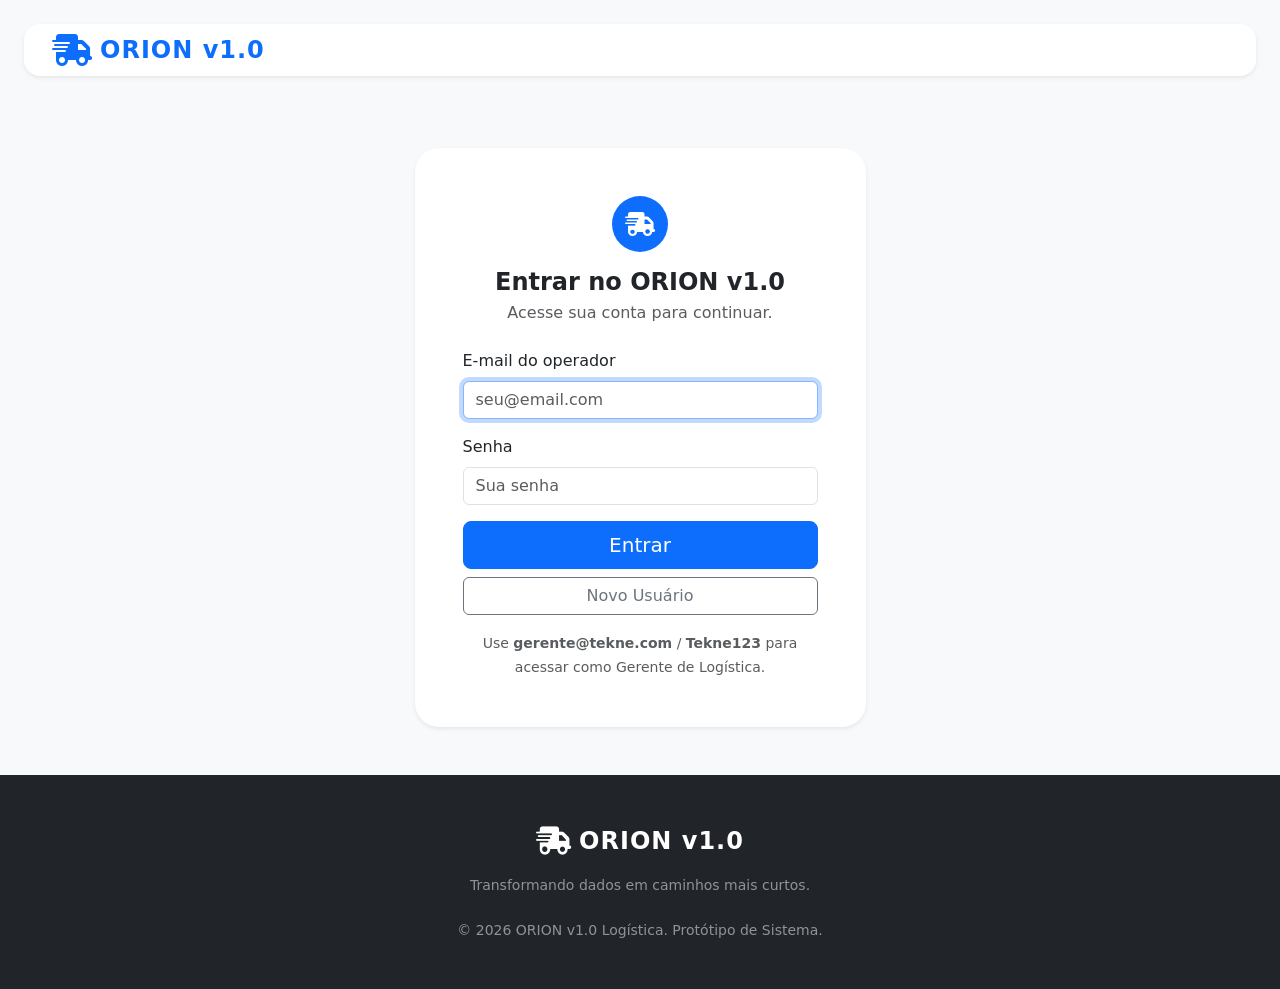
<file: rotasctr.html>
<!DOCTYPE html>
<html lang="pt-BR">
<head>
    <meta charset="UTF-8">
    <meta name="viewport" content="width=device-width, initial-scale=1.0">
    <title>ORION v1.0 | Controle de rotas</title>
    <link href="https://cdn.jsdelivr.net/npm/bootstrap@5.3.2/dist/css/bootstrap.min.css" rel="stylesheet">    
    <link rel="stylesheet" href="https://cdnjs.cloudflare.com/ajax/libs/font-awesome/6.4.2/css/all.min.css">
    <link rel="stylesheet" href="css/style.css">
</head>
<body class="d-flex flex-column min-vh-100">
        <header class="cabecalho mb-4 sticky-top">
        <div class="container-fluid p-4 pb-0">
            <nav class="navbar navbar-expand-lg bg-white rounded-4 shadow-sm px-3">
                <div class="container-fluid">
                    
                    <div class="d-flex align-items-center text-primary">
                        <i class="fa-solid fa-truck-fast fs-2 me-2"></i>
                        <a href="index.html" class="fs-4 fw-bold text-decoration-none" style="letter-spacing: 1px;">ORION v1.0</a>
                    </div>                
                    
                    <button class="navbar-toggler border-0" type="button" data-bs-toggle="collapse" data-bs-target="#navbarNav">
                        <span class="navbar-toggler-icon"></span>
                    </button>
                    
                    <div class="collapse navbar-collapse" id="navbarNav">
                        <ul class="navbar-nav me-auto mb-2 mb-lg-0 ms-4">
                            <li class="nav-item">
                                <a class="nav-link" href="dashboard.html">Dashboard</a>
                            </li>
                            <li class="nav-item">
                                <a class="nav-link active fw-semibold" href="rotas.html">Controle de rotas</a>
                            </li>
                            <li class="nav-item">
                                <a class="nav-link" href="gerencia.html">Funcioários e frota</a>
                            </li>
                        </ul>
                        <div class="d-flex align-items-center gap-2">
                            <form class="d-flex" role="Buscar">
                                <input class="form-control me-2" type="Buscar" placeholder="Buscar" aria-label="Buscar"/>
                                <button class="btn btn-outline-success" type="submit">Buscar</button>
                            </form>
                            <div class="dropdown">
                                <button class="btn btn-outline-primary btn-sm" id="usuarioDropdown" data-bs-toggle="dropdown" aria-expanded="false">
                                    <i class="fa-solid fa-user me-1"></i><span id="usuarioAtual">Usuário</span>
                                </button>
                                <ul class="dropdown-menu dropdown-menu-end" aria-labelledby="usuarioDropdown">
                                    <li><button class="dropdown-item" type="button" onclick="fazerLogout()"><i class="fa-solid fa-sign-out-alt me-2"></i>Sair</button></li>
                                </ul>
                            </div>
                        </div>                                    
                    </div>
                </div>
            </nav>
        </div>
        </header>

        <main class="container-fluid px-4 pb-5 flex-grow-1">
            <div class="card bg-white border-0 shadow-sm h-100" style="border-radius: 12px;">
                
                <div class="card-header bg-white border-bottom px-4 pt-4 pb-3">
                    <h4 class="fw-bold text-dark mb-1">Monitoramento</h4>
                    <span class="text-muted" style="font-size: 0.95rem;">Centro de Controle em Tempo Real</span>
                </div>

                <div class="card-body p-4">
                    <div class="row g-4 h-100">          

                        <div class="col-12 col-lg-4 d-flex flex-column">
                            <h6 class="text-muted-custom fw-bold mb-4">DETALHES</h6>
                            
                            <div class="mb-3">
                                <span class="text-muted d-block mb-1" style="font-size: 0.9rem;">ID viagem</span>
                                <h4 id="meuBotao" class="fw-bold text-dark mb-1" data-route-detail="id">-</h4>
                                <div class="small text-muted mb-2">
                                    Status: <span class="fw-semibold text-dark" data-route-detail="status">-</span>
                                </div>
                                <div class="progress" style="height: 6px; border-radius: 6px;">
                                    <div class="progress-bar bg-primary" data-route-detail="progresso" role="progressbar" style="width: 0%" aria-valuenow="0" aria-valuemin="0" aria-valuemax="100"></div>
                                </div>
                            </div>

                            <hr class="text-muted opacity-25 my-3">

                            <div class="container">
                                <span class="text-muted mb-1" style="font-size: 0.9rem;">Origem</span>
                                <h6 class="fw-bold text-dark" data-route-detail="origem">-</h6>

                                <span class="text-muted mb-1" style="font-size: 0.9rem;">Destino</span>
                                <h6 class="fw-bold text-dark" data-route-detail="destino">-</h6>
                            </div>

                            <hr class="text-muted opacity-25 ">

                            <div class="mb-3">
                                <span class="text-muted d-block mb-1" style="font-size: 0.9rem;">ID motorista</span>
                                <h6 id="idMotorista" class="fw-bold text-dark" data-route-detail="motorista">-</h6>
                                <button id="btnContatarMotorista" class="btn btn-success w-100 py-2 fs-6 shadow-sm text-decoration-none mb-3">
                                <i class="fa-solid fa-phone me-2"></i> Contatar
                                </button>
                            </div>

                            <div class="mb-3">
                                <span class="text-muted d-block mb-1" style="font-size: 0.9rem;">ID veículo</span>
                                <h6 class="fw-bold text-dark" data-route-detail="veiculo">-</h6>
                            </div>

                            <div class="mb-3">
                                <span class="text-muted d-block mb-1" style="font-size: 0.9rem;">Saída</span>
                                <h6 class="fw-bold text-dark" data-route-detail="saida">-</h6>
                            </div>

                            <div class="mb-3">
                                <span class="text-muted d-block mb-1" style="font-size: 0.9rem;">Chegada estimada</span>
                                <h6 class="fw-bold text-dark" data-route-detail="chegada">-</h6>
                            </div>

                            <div class="mb-3">
                                <span class="text-muted d-block mb-1" style="font-size: 0.9rem;">Prazo limite de entrega</span>
                                <h6 class="fw-bold text-dark" data-route-detail="prazoLimite">-</h6>
                            </div>

                            <div class="mb-3">
                                <span class="text-muted d-block mb-1" style="font-size: 0.9rem;">Situação do prazo</span>
                                <h6 class="fw-bold text-dark" data-route-detail="statusPrazo">-</h6>
                            </div>

                            <div class="mb-3">
                                <span class="text-muted d-block mb-1" style="font-size: 0.9rem;">Custo previsto</span>
                                <h6 class="fw-bold text-dark" data-route-detail="custo">-</h6>
                            </div>

                            <div class="mb-3">
                                <span class="text-muted d-block mb-1" style="font-size: 0.9rem;">Economia prevista</span>
                                <h6 class="fw-bold text-dark" data-route-detail="economia">-</h6>
                            </div>

                            <div class="mb-3">
                                <span class="text-muted d-block mb-1" style="font-size: 0.9rem;">Tempo restante</span>
                                <h6 class="fw-bold text-dark" data-route-detail="tempo">-</h6>
                            </div>

                            <hr class="text-muted opacity-25 my-3">
                            
                            <button id="btnCancelarRota" class="btn btn-outline-danger w-100 py-2 fs-6 shadow-sm">
                                <i class="fa-solid fa-ban me-2"></i> Cancelar Rota
                            </button>
                        </div>

                        <div class="col-12 col-lg-8 d-flex flex-column">
                            <h6 class="text-muted-custom fw-bold mb-4">TRAJETO DA VIAGEM</h6>
                            <div class="card border-0 shadow-sm flex-grow-1 overflow-hidden position-relative" style="border-radius: 12px; min-height: 450px; background-color: #e9ecef;">
                                
                                <img alt="Mapa do Trajeto" data-route-map-image class="w-100 h-100 object-fit-cover position-absolute top-0 start-0 opacity-75">
                                
                                <div class="position-absolute top-0 start-0 p-3 p-md-4 z-1">
                                    <div class="bg-white p-3 rounded-4 shadow-sm border border-light" style="max-width: 320px;">
                                        <div class="d-flex align-items-start gap-3 mb-2">
                                            <div class="mt-1"><i class="fa-regular fa-circle-dot text-primary"></i></div>
                                            <div>
                                                <small class="text-muted d-block text-uppercase fw-bold" style="font-size: 0.7rem;">Partida</small>
                                                <span class="fw-semibold text-dark" data-route-map="origem">Carregando...</span>
                                            </div>
                                        </div>
                                        <div class="ms-2 ps-3 border-start border-2 border-dashed border-secondary opacity-50 mb-2" style="height: 20px;"></div>
                                        <div class="d-flex align-items-start gap-3">
                                            <div class="mt-1"><i class="fa-solid fa-location-dot text-danger"></i></div>
                                            <div>
                                                <small class="text-muted d-block text-uppercase fw-bold" style="font-size: 0.7rem;">Destino</small>
                                                <span class="fw-semibold text-dark" data-route-map="destino">Carregando...</span>
                                            </div>
                                        </div>
                                    </div>
                                </div>
                                <div class="position-absolute top-50 start-50 translate-middle z-1 text-center">
                                    <span class="badge bg-dark mb-2 shadow text-wrap px-3 py-2 rounded-pill">Última atualização: Agora</span>
                                    <div class="bg-primary text-white rounded-circle d-flex align-items-center justify-content-center shadow-lg border border-3 border-white mx-auto" style="width: 54px; height: 54px;">
                                        <i class="fa-solid fa-truck-fast fs-5"></i>
                                    </div>
                                </div>
                            </div>
                        </div>

                    </div>

                    <!-- Seção de Entregas da Rota -->
                    <div class="row g-4 mt-0">
                        <div class="col-12">
                            <hr class="text-muted opacity-25 mb-4">
                            <div class="d-flex justify-content-between align-items-center mb-3">
                                <h6 class="text-muted-custom fw-bold mb-0">ENTREGAS DESTA ROTA</h6>
                                <button type="button" class="btn btn-primary btn-sm" onclick="abrirModalAdicionarEntrega()">
                                    <i class="fa-solid fa-plus me-1"></i> Adicionar Entrega
                                </button>
                            </div>
                            <div class="border border-secondary-subtle rounded-3 shadow-sm overflow-hidden">
                                <div class="table-responsive">
                                    <table class="table table-hover align-middle mb-0">
                                        <thead class="bg-light">
                                            <tr>
                                                <th class="ps-3">ID</th>
                                                <th>Status</th>
                                                <th>Origem</th>
                                                <th>Destino</th>
                                                <th>Peso</th>
                                                <th>Prazo</th>
                                                <th>Prioridade</th>
                                                <th class="text-end pe-3">Ação</th>
                                            </tr>
                                        </thead>
                                        <tbody id="tbodyEntregasRota">
                                            <tr><td colspan="8" class="text-center text-muted py-4">Nenhuma entrega vinculada.</td></tr>
                                        </tbody>
                                    </table>
                                </div>
                            </div>
                        </div>
                    </div>

                </div>
            </div>
        </main>
        <div class="modal fade" id="modalEditRota" tabindex="-1" aria-labelledby="modalEditRotaLabel" aria-hidden="true">
            <div class="modal-dialog">
                <div class="modal-content border-0 shadow">
                    <div class="modal-header bg-primary text-white border-0">
                        <h5 class="modal-title fw-bold" id="modalEditRotaLabel">Editar Rota</h5>
                        <button type="button" class="btn-close btn-close-white" data-bs-dismiss="modal" aria-label="Close"></button>
                    </div>
                    <div class="modal-body p-4">
                        <form id="formEditRota">
                            <div class="mb-3">
                                <label for="editStatus" class="form-label text-muted fw-semibold">Status</label>
                                <select class="form-select" id="editStatus">
                                    <option value="Em progresso">Em progresso</option>
                                    <option value="Atrasada">Atrasada</option>
                                    <option value="Finalizada">Finalizada</option>
                                    <option value="Cancelada">Cancelada</option>
                                </select>
                            </div>
                            <div class="mb-3">
                                <label for="editMotorista" class="form-label text-muted fw-semibold">ID Motorista</label>
                                <input type="text" class="form-control" id="editMotorista">
                            </div>
                            <div class="mb-3">
                                <label for="editVeiculo" class="form-label text-muted fw-semibold">ID Veículo</label>
                                <input type="text" class="form-control" id="editVeiculo">
                            </div>
                            <div class="mb-3">
                                <label for="editPrazoLimite" class="form-label text-muted fw-semibold">Prazo limite de entrega</label>
                                <input type="text" class="form-control" id="editPrazoLimite" readonly disabled>
                                <div class="form-text">Definido antes da aprovação e bloqueado após aprovar.</div>
                            </div>
                            <div class="text-end mt-4">
                                <button type="button" class="btn btn-light me-2" data-bs-dismiss="modal">Cancelar</button>
                                <button type="submit" class="btn btn-primary px-4">Salvar</button>
                            </div>
                        </form>
                    </div>
                </div>
            </div>
        </div>

    <!-- Modal: Adicionar Entrega à Rota -->
    <div class="modal fade" id="modalAdicionarEntrega" tabindex="-1" aria-labelledby="modalAdicionarEntregaLabel" aria-hidden="true">
        <div class="modal-dialog modal-lg">
            <div class="modal-content border-0 shadow">
                <div class="modal-header bg-primary text-white border-0">
                    <h5 class="modal-title fw-bold" id="modalAdicionarEntregaLabel">Adicionar Entrega à Rota</h5>
                    <button type="button" class="btn-close btn-close-white" data-bs-dismiss="modal" aria-label="Fechar"></button>
                </div>
                <div class="modal-body p-4">
                    <p class="text-muted small mb-3">Selecione uma entrega disponível (status <strong>Criada</strong> ou <strong>Planejada</strong>) para vincular a esta rota.</p>
                    <div class="border rounded-3 overflow-hidden">
                        <div class="table-responsive">
                            <table class="table table-hover align-middle mb-0" id="tableEntregasDisponiveis">
                                <thead class="bg-light">
                                    <tr>
                                        <th class="ps-3">ID</th>
                                        <th>Origem</th>
                                        <th>Destino</th>
                                        <th>Peso</th>
                                        <th>Prazo</th>
                                        <th>Prioridade</th>
                                        <th class="text-end pe-3">Ação</th>
                                    </tr>
                                </thead>
                                <tbody id="tbodyEntregasDisponiveis">
                                    <tr><td colspan="7" class="text-center text-muted py-4">Nenhuma entrega disponível.</td></tr>
                                </tbody>
                            </table>
                        </div>
                    </div>
                </div>
                <div class="modal-footer border-0">
                    <button type="button" class="btn btn-light" data-bs-dismiss="modal">Fechar</button>
                </div>
            </div>
        </div>
    </div>

    <footer class="bg-dark text-white py-4 mt-auto">
    <div class="container text-center text-white-50">
        <div class="d-flex justify-content-center align-items-center mb-3 text-white">
            <i class="fa-solid fa-truck-fast fs-3 me-2"></i>
            <span class="fs-5 fw-bold brand-spacing" style="letter-spacing: 1px;">ORION v1.0</span>
        </div>
        <p class="mb-2 small">&copy; 2026 ORION v1.0 Logística. Protótipo de Sistema.</p>
        <button type="button" class="btn btn-link text-white-50 p-0 small text-decoration-none" onclick="if(typeof resetDefaultData === 'function') resetDefaultData()">
            <i class="fa-solid fa-rotate-left me-1"></i>Restaurar dados iniciais
        </button>
    </div>
    </footer>

    <script src="https://cdn.jsdelivr.net/npm/bootstrap@5.3.2/dist/js/bootstrap.bundle.min.js"></script>
    <script src="js/auth.js"></script>
    <script src="js/table.js"></script>
    <script src="js/rotasctr.js"></script>
</body>
</html>
</file>
<file: css/style.css>
.table { margin-bottom: 0; }
.table th {
    color: #64748b;
    font-weight: 600;
    font-size: 0.85rem;
    text-transform: uppercase;
    letter-spacing: 0.5px;
    border-bottom: 2px solid #e2e8f0;
    padding-bottom: 12px;
}
.table td { 
    vertical-align: middle; 
    border-bottom-color: #f1f5f9;
    padding: 16px 8px;
}

#myTable {
  border-collapse: collapse; 
  width: 100%; 
  border: 1px solid #ddd; 
  font-size: 18px; 
}

#myTable th, #myTable td {
  text-align: left; 
  padding: 12px;
}

#myTable tr {
  border-bottom: 1px solid #ddd;
}

#myTable tr.header, #myTable tr:hover {
  background-color: #f1f1f1;
}

.badge {
    white-space: nowrap;
    display: inline-block;
    min-width: 80px; 
    text-align: center;
}

.table td:last-child {
    white-space: nowrap;
}

.hover-lift {
    transition: transform 0.2s ease-in-out, box-shadow 0.2s ease-in-out;
}

.hover-lift:hover {
    transform: translateY(-5px);
    box-shadow: 0 10px 20px rgba(0,0,0,0.1) !important;
}

.login-panel {
    border-radius: 1.5rem;
    overflow: hidden;
}

.login-panel .card-body {
    min-height: 100%;
}

@media (max-width: 575.98px) {
    .login-panel {
        border-radius: 1rem;
    }
}
</file>
